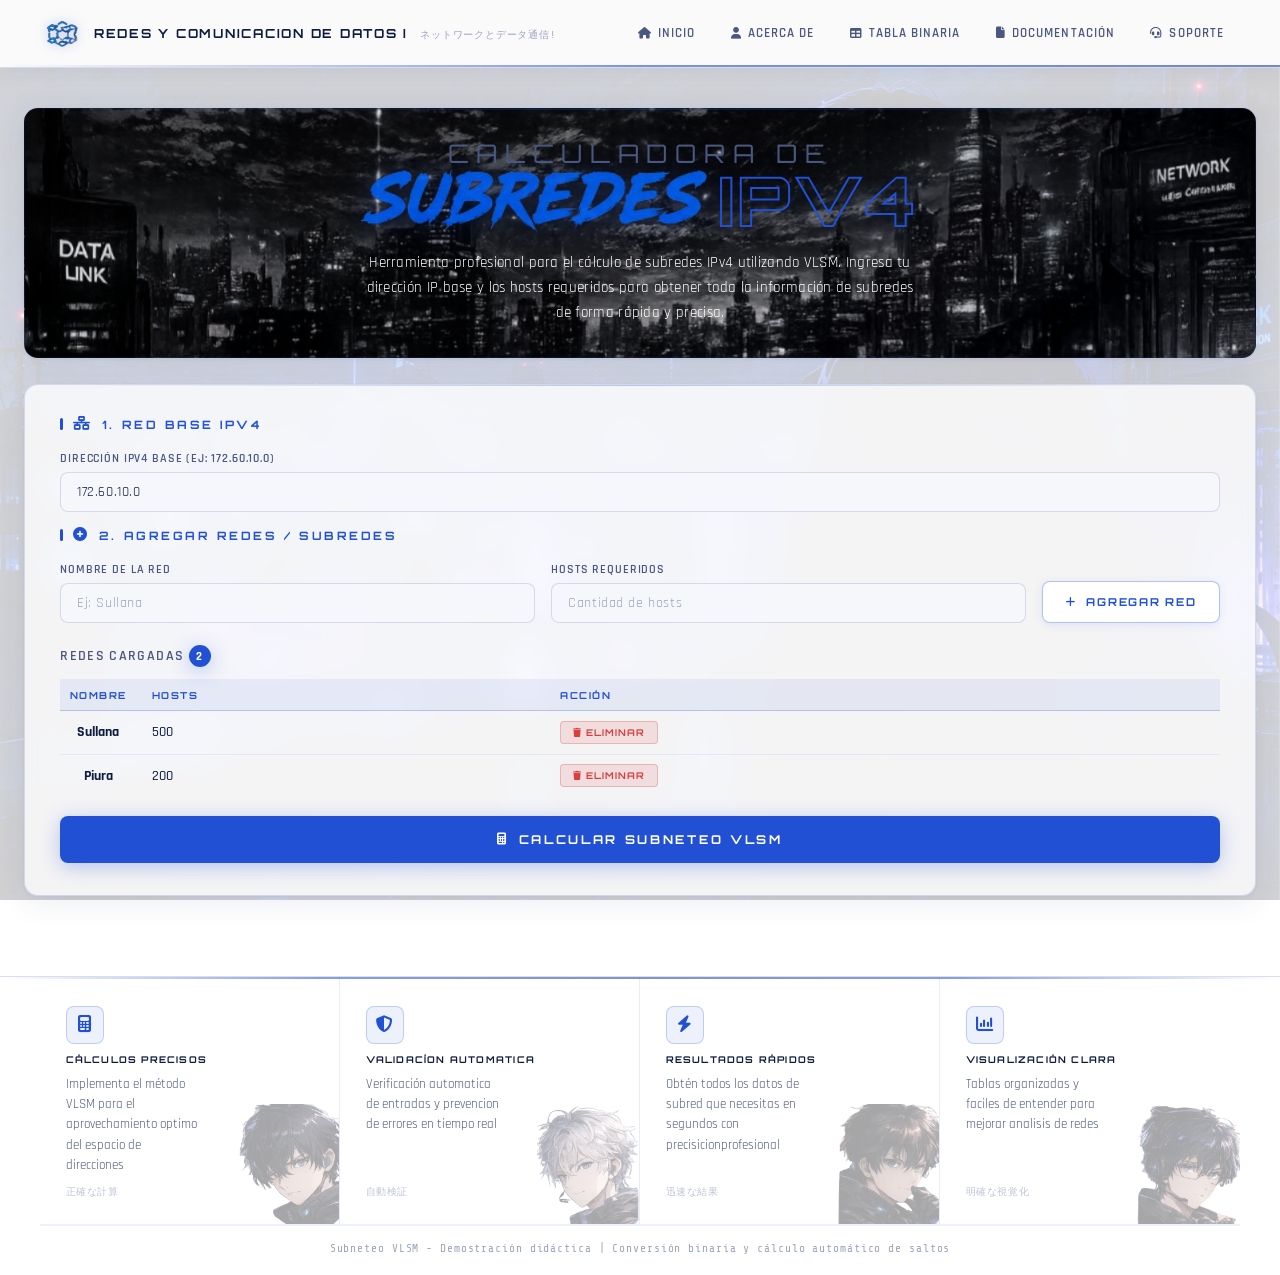
<file: index.html>
<!DOCTYPE html>
<html lang="es">

<head>
    <meta charset="UTF-8">
    <meta name="viewport" content="width=device-width, initial-scale=1.0, user-scalable=yes">
    <meta name="theme-color" content="#0b3b5d">
    <meta name="mobile-web-app-capable" content="yes">
    <meta name="apple-mobile-web-app-capable" content="yes">
    <meta name="apple-mobile-web-app-title" content="Subneteo IPv4 VLSM">
    <link rel="apple-touch-icon" href="assets/img/logo-192.png">
    <link rel="manifest" href="manifest.webmanifest">
    <title>Subneteo IPv4 VLSM - CARFA</title>
    <link rel="stylesheet" href="css/style.css">
    <link rel="shortcut icon" href="assets/img/favicon.ico" type="image/x-icon">

</head>

<body>

    <header>
        <div class="logo">
            <img src="assets/img/logeo.png" alt="logo">
            <h3>REDES Y COMUNICACION DE DATOS I</h3>
            <p>ネットワークとデータ通信!</p>
        </div>
        <nav>
            <ul>
                <li><a href="#home"><i class="fa-solid fa-house"></i> INICIO </a></li>
                <li><a href="#about"><i class="fa-solid fa-user"></i> ACERCA DE </a></li>
                <li><a href="resources/tablaBinaria.html"><i class="fa-solid fa-table"></i> TABLA BINARIA</a></li>
                <li><a href="#documentation"><i class="fa-solid fa-file"></i> DOCUMENTACIÓN</a></li>
                <li><a href="#support"><i class="fa-solid fa-headset"></i> SOPORTE</a></li>
            </ul>
        </nav>
    </header>

    <section id="home" class="container">
        <div class="card">
            <div class="titulo">
                <h1>
                    CALCULADORA DE <span>
                        <img src="assets/img/subredes.png" alt="subredes" style="width: 350px;"> IPV4
                    </span>
                </h1>
                <p style="color: white;">Herramienta profesional para el cálculo de subredes IPv4
                    utilizando VLSM. Ingresa tu dirección IP
                    base y los hosts requeridos para obtener toda la información de subredes de forma rápida y precisa.
                </p>
            </div>
        </div>

        <!-- Panel de entrada -->
        <div class="card">
            <h3><i class="fa-solid fa-network-wired"></i> 1. Red Base IPv4</h3>
            <div class="input-group">
                <div class="field">
                    <label>Dirección IPv4 base (ej: 172.60.10.0)</label>
                    <input type="text" id="baseIp" placeholder="172.60.10.0" value="172.60.10.0">
                </div>
            </div>

            <h3><i class="fa-solid fa-plus-circle"></i> 2. Agregar Redes / Subredes</h3>
            <div class="input-group">
                <div class="field">
                    <label>Nombre de la red</label>
                    <input type="text" id="redNombre" placeholder="Ej: Sullana">
                </div>
                <div class="field">
                    <label>Hosts requeridos</label>
                    <input type="number" id="redHosts" placeholder="Cantidad de hosts" min="1">
                </div>
                <button id="btnAgregarRed"><i class="fa-solid fa-plus"></i> Agregar Red</button>
            </div>

            <h4>Redes cargadas <span id="contadorRedes">0</span></h4>
            <table class="tabla-redes" id="tablaRedesCargadas">
                <thead>
                    <tr>
                        <th>Nombre</th>
                        <th>Hosts</th>
                        <th>Acción</th>
                    </tr>
                </thead>
                <tbody id="tbodyRedes">
                    <tr>
                        <td colspan="3" style="text-align:center;">No hay redes, agrega usando el formulario</td>
                    </tr>
                </tbody>
            </table>
            <button id="btnCalcular" class="btn-secondary"><i class="fa-solid fa-calculator"></i> CALCULAR SUBNETEO
                VLSM</button>
        </div>

        <!-- Resultados dinámicos -->
        <div class="card" id="resultadosCard" style="display:none;">
            <h3><i class="fa-solid fa-diagram-project"></i> Resultados de Subneteo (ordenado mayor a menor hosts)</h3>
            <div class="result-table" id="resultadosTabla"></div>
            <div id="procesoBinarioDetalle"></div>
        </div>
    </section>

    <section id="about" class="container">
        <div class="card-about">
            <div class="titulo-about">
                <h1>
                    <span class="title-main">CONOCE MÁS SOBRE</span>
                    <span class="title-highlight">
                        <img src="assets/img/subredes.png" alt="subredes" style="width: 300px; height: 45px;">
                        SUBNETEO IPv4
                    </span>
                </h1>
                <p class="description-about">
                    Herramienta profesional para el cálculo de subredes IPv4 utilizando VLSM (Variable Length Subnet
                    Masking).
                    Ingresa tu dirección IP base y los hosts requeridos para obtener toda la información de subredes de
                    forma rápida y precisa.
                </p>
            </div>

            <div class="about-grid">
                <!-- Tecnologías Usadas -->
                <div class="about-card">
                    <div class="about-icon">
                        <i class="fa-solid fa-code"></i>
                    </div>
                    <h3>TECNOLOGÍAS USADAS</h3>
                    <ul class="tech-list">
                        <li><i class="fa-brands fa-html5"></i> HTML5 Semántico</li>
                        <li><i class="fa-brands fa-css3-alt"></i> CSS3 Flex/Grid</li>
                        <li><i class="fa-brands fa-js"></i> JavaScript ES6+</li>
                        <li><i class="fa-solid fa-chart-line"></i> Algoritmos VLSM</li>
                        <li><i class="fa-solid fa-mobile-screen"></i> Diseño Responsive</li>
                    </ul>
                </div>

                <!-- Características -->
                <div class="about-card">
                    <div class="about-icon">
                        <i class="fa-solid fa-star-of-life"></i>
                    </div>
                    <h3>CARACTERÍSTICAS</h3>
                    <ul class="features-list">
                        <li><i class="fa-solid fa-check-circle"></i> Cálculo automático VLSM</li>
                        <li><i class="fa-solid fa-check-circle"></i> Ordenamiento mayor a menor hosts</li>
                        <li><i class="fa-solid fa-check-circle"></i> Conversión binaria detallada</li>
                        <li><i class="fa-solid fa-check-circle"></i> Cálculo de saltos de red</li>
                        <li><i class="fa-solid fa-check-circle"></i> Interfaz 100% responsiva</li>
                        <li><i class="fa-solid fa-check-circle"></i> Visualización en tiempo real</li>
                    </ul>
                </div>

                <!-- Metodología VLSM -->
                <div class="about-card">
                    <div class="about-icon">
                        <i class="fa-solid fa-diagram-project"></i>
                    </div>
                    <h3>METODOLOGÍA VLSM</h3>
                    <p>El sistema ordena automáticamente las redes de mayor a menor cantidad de hosts, calcula los bits
                        necesarios con la fórmula <strong>(2ⁿ - 2 ≥ hosts)</strong>, y genera:</p>
                    <ul class="method-list">
                        <li><i class="fa-solid fa-network-wired"></i> Dirección de Red (Network ID)</li>
                        <li><i class="fa-solid fa-broadcast-tower"></i> Broadcast</li>
                        <li><i class="fa-solid fa-computer"></i> Rango de Hosts válidos</li>
                        <li><i class="fa-solid fa-mask"></i> Máscara de subred</li>
                        <li><i class="fa-solid fa-chart-simple"></i> Prefijo CIDR</li>
                        <li><i class="fa-solid fa-code"></i> Proceso binario paso a paso</li>
                    </ul>
                </div>

                <!-- Información del Proyecto -->
                <div class="about-card">
                    <div class="about-icon">
                        <i class="fa-solid fa-circle-info"></i>
                    </div>
                    <h3>INFORMACIÓN DEL PROYECTO</h3>
                    <div class="project-info">
                        <p><i class="fa-regular fa-building"></i> <strong>Curso:</strong> Redes y Comunicación de
                            Datos I</p>
                        <p><i class="fa-regular fa-calendar"></i> <strong>Año:</strong> May 2025</p>
                        <p><i class="fa-solid fa-code-branch"></i> <strong>Versión:</strong> 1.0.0</p>
                        <p><i class="fa-regular fa-registered"></i> <strong>Licencia:</strong> MIT License</p>
                    </div>
                    <div class="repo-badge">
                        <i class="fa-brands fa-github"></i> github.com/subneteo-vlsm
                    </div>
                </div>
            </div>

            <!-- Créditos y contacto -->
            <div class="about-footer">
                <div class="credits">
                    <p>Creado por <strong>CARFA</strong> — Redes y Comunicación de Datos I</p>
                    <p class="japanese-credit">ネットワークとデータ通信 — サブネット計算プロフェッショナルツール</p>
                </div>
                <div class="contact-links">
                    <a href="mailto:alvinescarlos887@gmail.com" class="contact-link"><i
                            class="fa-regular fa-envelope"></i>
                        alvinescarlos887@gmail.com</a>
                    <a href="https://github.com/ProyectosCarfa/SubNeteto-IPv4" target="_blank" class="contact-link"><i
                            class="fa-brands fa-github"></i> GitHub</a>
                    <a href="#" target="_blank" class="contact-link"><i class="fa-brands fa-linkedin"></i> LinkedIn</a>
                </div>
            </div>
        </div>
    </section>

    <section id="documentation" class="container">
        <div class="card-documentation">
            <h2><i class="fa-solid fa-file"></i> DOCUMENTACIÓN</h2>
            <p class="doc-subtitle">Guía completa para el uso de la calculadora de subredes IPv4 con VLSM</p>

            <div class="docs-content">
                <!-- ¿Qué es VLSM? -->
                <div class="doc-section">
                    <h3><i class="fa-solid fa-question-circle"></i> ¿QUÉ ES VLSM?</h3>
                    <p>VLSM (Variable Length Subnet Masking) es una técnica que permite utilizar máscaras de subred de
                        longitud variable dentro de una misma red, optimizando el espacio de direcciones IPv4 y evitando
                        el
                        desperdicio de IPs.</p>
                </div>

                <!-- Cómo usar la herramienta -->
                <div class="doc-section">
                    <h3><i class="fa-solid fa-play-circle"></i> CÓMO USAR LA HERRAMIENTA</h3>
                    <ol class="doc-list">
                        <li><strong>Paso 1:</strong> Ingresa la dirección IPv4 base (ejemplo: 192.168.1.0)</li>
                        <li><strong>Paso 2:</strong> Agrega las redes que necesitas con nombre y cantidad de hosts</li>
                        <li><strong>Paso 3:</strong> Presiona el botón "CALCULAR SUBNETEO VLSM"</li>
                        <li><strong>Paso 4:</strong> Visualiza la tabla de resultados y el proceso binario detallado
                        </li>
                    </ol>
                </div>

                <!-- Fórmulas utilizadas -->
                <div class="doc-section">
                    <h3><i class="fa-solid fa-chart-simple"></i> FÓRMULAS Y CÁLCULOS</h3>
                    <div class="formulas-grid">
                        <div class="formula-card">
                            <span class="formula-title">Bits de Host</span>
                            <p class="formula">2ⁿ - 2 ≥ Hosts</p>
                            <span class="formula-desc">n = número de bits necesarios</span>
                        </div>
                        <div class="formula-card">
                            <span class="formula-title">Prefijo CIDR</span>
                            <p class="formula">/32 - n</p>
                            <span class="formula-desc">Donde n = bits de host</span>
                        </div>
                        <div class="formula-card">
                            <span class="formula-title">Hosts Disponibles</span>
                            <p class="formula">2ⁿ - 2</p>
                            <span class="formula-desc">Hosts utilizables por subred</span>
                        </div>
                        <div class="formula-card">
                            <span class="formula-title">Siguiente Red</span>
                            <p class="formula">Broadcast + 1</p>
                            <span class="formula-desc">Salto para la siguiente subred</span>
                        </div>
                    </div>
                </div>

                <!-- Ejemplo práctico -->
                <div class="doc-section">
                    <h3><i class="fa-solid fa-lightbulb"></i> EJEMPLO PRÁCTICO</h3>
                    <div class="example-box">
                        <p><strong>Datos de entrada:</strong></p>
                        <ul>
                            <li>IP Base: <code>192.168.1.0/24</code></li>
                            <li>Red A (Ventas): 50 hosts</li>
                            <li>Red B (RRHH): 20 hosts</li>
                            <li>Red C (IT): 10 hosts</li>
                        </ul>
                        <p><strong>Resultado del cálculo VLSM:</strong></p>
                        <ul>
                            <li>Red A: <code>192.168.1.0/26</code> (62 hosts disponibles)</li>
                            <li>Red B: <code>192.168.1.64/27</code> (30 hosts disponibles)</li>
                            <li>Red C: <code>192.168.1.96/28</code> (14 hosts disponibles)</li>
                        </ul>
                    </div>
                </div>

                <!-- Tabla de referencia rápida -->
                <div class="doc-section">
                    <h3><i class="fa-solid fa-table"></i> TABLA DE REFERENCIA RÁPIDA</h3>
                    <div class="reference-table">
                        <table>
                            <thead>
                                <tr>
                                    <th>Bits</th>
                                    <th>CIDR</th>
                                    <th>Máscara</th>
                                    <th>Hosts</th>
                                </tr>
                            </thead>
                            <tbody>
                                <tr>
                                    <td>1</td>
                                    <td>/31</td>
                                    <td>255.255.255.254</td>
                                    <td>0*</td>
                                </tr>
                                <tr>
                                    <td>2</td>
                                    <td>/30</td>
                                    <td>255.255.255.252</td>
                                    <td>2</td>
                                </tr>
                                <tr>
                                    <td>3</td>
                                    <td>/29</td>
                                    <td>255.255.255.248</td>
                                    <td>6</td>
                                </tr>
                                <tr>
                                    <td>4</td>
                                    <td>/28</td>
                                    <td>255.255.255.240</td>
                                    <td>14</td>
                                </tr>
                                <tr>
                                    <td>5</td>
                                    <td>/27</td>
                                    <td>255.255.255.224</td>
                                    <td>30</td>
                                </tr>
                                <tr>
                                    <td>6</td>
                                    <td>/26</td>
                                    <td>255.255.255.192</td>
                                    <td>62</td>
                                </tr>
                                <tr>
                                    <td>7</td>
                                    <td>/25</td>
                                    <td>255.255.255.128</td>
                                    <td>126</td>
                                </tr>
                                <tr>
                                    <td>8</td>
                                    <td>/24</td>
                                    <td>255.255.255.0</td>
                                    <td>254</td>
                                </tr>
                                <tr>
                                    <td>9</td>
                                    <td>/23</td>
                                    <td>255.255.254.0</td>
                                    <td>510</td>
                                </tr>
                                <tr>
                                    <td>10</td>
                                    <td>/22</td>
                                    <td>255.255.252.0</td>
                                    <td>1022</td>
                                </tr>
                            </tbody>
                        </table>
                        <p class="table-note">* /31 solo para enlaces punto a punto</p>
                    </div>
                </div>

                <!-- Proceso binario explicado -->
                <div class="doc-section">
                    <h3><i class="fa-solid fa-microchip"></i> PROCESO BINARIO</h3>
                    <p>El sistema convierte los octetos de la dirección IP a binario y aplica la máscara para obtener:
                    </p>
                    <ul class="binary-steps">
                        <li><strong>Network ID:</strong> AND lógico entre IP y máscara</li>
                        <li><strong>Broadcast:</strong> OR lógico entre IP y ~máscara</li>
                        <li><strong>Primer host:</strong> Network ID + 1</li>
                        <li><strong>Último host:</strong> Broadcast - 1</li>
                    </ul>
                </div>
            </div>

            <div class="doc-footer">
                <p><i class="fa-regular fa-copyright"></i> Documentación actualizada - Redes y Comunicación de Datos I
                </p>
            </div>
        </div>
    </section>

    <section id="support" class="container">
        <div class="card-support">
            <h2><i class="fa-solid fa-headset"></i> SOPORTE</h2>
            <p class="support-subtitle">Estamos aquí para ayudarte con cualquier duda o problema que puedas tener</p>

            <div class="support-grid">
                <!-- Canal de Email -->
                <div class="support-channel">
                    <div class="channel-icon">
                        <i class="fa-regular fa-envelope"></i>
                    </div>
                    <h3>EMAIL</h3>
                    <p>Para consultas generales, dudas sobre el uso de la herramienta o reporte de errores</p>
                    <a href="mailto:alvinescarlos887@gmail.com" class="channel-link">
                        <i class="fa-regular fa-envelope"></i> alvinescarlos887@gmail.com
                    </a>
                </div>

                <!-- Canal de GitHub -->
                <div class="support-channel">
                    <div class="channel-icon">
                        <i class="fa-brands fa-github"></i>
                    </div>
                    <h3>GITHUB</h3>
                    <p>Reporta issues, contribuye al proyecto o revisa el código fuente</p>
                    <a href="https://github.com/ProyectosCarfa/SubNeteto-IPv4" target="_blank" class="channel-link">
                        <i class="fa-brands fa-github"></i> github.com/subneteo-vlsm
                    </a>
                </div>

                <!-- Canal de Documentación -->
                <div class="support-channel">
                    <div class="channel-icon">
                        <i class="fa-solid fa-book"></i>
                    </div>
                    <h3>DOCUMENTACIÓN</h3>
                    <p>Revisa la guía completa de uso y ejemplos prácticos</p>
                    <a href="#documentation" class="channel-link" onclick="showSection('documentation')">
                        <i class="fa-solid fa-file-alt"></i> Ver Documentación
                    </a>
                </div>
            </div>

            <!-- Preguntas Frecuentes -->
            <div class="faq-section">
                <h3><i class="fa-solid fa-circle-question"></i> PREGUNTAS FRECUENTES</h3>

                <div class="faq-grid">
                    <div class="faq-item">
                        <div class="faq-question">
                            <i class="fa-solid fa-chevron-right"></i>
                            <span>¿La herramienta es gratuita?</span>
                        </div>
                        <div class="faq-answer">
                            <p>Sí, es completamente gratuita y de código abierto bajo licencia MIT.</p>
                        </div>
                    </div>

                    <div class="faq-item">
                        <div class="faq-question">
                            <i class="fa-solid fa-chevron-right"></i>
                            <span>¿Qué es VLSM y para qué sirve?</span>
                        </div>
                        <div class="faq-answer">
                            <p>VLSM (Variable Length Subnet Masking) permite usar máscaras de subred de longitud
                                variable, optimizando el uso de direcciones IPv4.</p>
                        </div>
                    </div>

                    <div class="faq-item">
                        <div class="faq-question">
                            <i class="fa-solid fa-chevron-right"></i>
                            <span>¿Puedo guardar mis cálculos?</span>
                        </div>
                        <div class="faq-answer">
                            <p>Los resultados se mantienen mientras no recargues la página. Próximamente añadiremos
                                exportación a PDF.</p>
                        </div>
                    </div>

                    <div class="faq-item">
                        <div class="faq-question">
                            <i class="fa-solid fa-chevron-right"></i>
                            <span>¿Hay límite de redes que puedo calcular?</span>
                        </div>
                        <div class="faq-answer">
                            <p>No, puedes agregar todas las redes que necesites mientras el espacio de direcciones lo
                                permita.</p>
                        </div>
                    </div>

                    <div class="faq-item">
                        <div class="faq-question">
                            <i class="fa-solid fa-chevron-right"></i>
                            <span>¿Cómo reporto un error?</span>
                        </div>
                        <div class="faq-answer">
                            <p>Puedes reportar errores a través del correo alvinescarlos887@gmail.com o abrir un issue
                                en
                                GitHub.</p>
                        </div>
                    </div>

                    <div class="faq-item">
                        <div class="faq-question">
                            <i class="fa-solid fa-chevron-right"></i>
                            <span>¿Qué formatos de IP soporta?</span>
                        </div>
                        <div class="faq-answer">
                            <p>Soporta direcciones IPv4 en formato decimal con puntos (ej: 192.168.1.0).</p>
                        </div>
                    </div>
                </div>
            </div>

            <!-- Tiempo de respuesta -->
            <div class="support-footer">
                <div class="response-time">
                    <i class="fa-regular fa-clock"></i>
                    <span>Tiempo de respuesta: 24-48 horas hábiles</span>
                </div>
                <div class="support-attention">
                    <i class="fa-regular fa-building"></i>
                    <span>Horario de atención: Lunes a Viernes - 9:00 a 18:00</span>
                </div>
            </div>
        </div>
    </section>

    <footer>
        <div class="nota">
            <div class="icon">
                <i class="fa-solid fa-calculator"></i>
            </div>
            <h4>CÁLCULOS PRECISOS</h4>
            <p>Implementa el método VLSM para el aprovechamiento optimo del espacio de direcciones</p>
            <span>正確な計算</span>
            <img src="assets/img/footer/personaje1.png" alt="personaje1">
        </div>
        <div class="nota">
            <div class="icon">
                <i class="fa-solid fa-shield-halved"></i>
            </div>
            <h4>VALIDACÍON AUTOMATICA</h4>
            <p>Verificación automatica de entradas y prevencion de errores en tiempo real</p>
            <span>自動検証</span>
            <img src="assets/img/footer/personaje2.png" alt="personaje2">
        </div>
        <div class="nota">
            <div class="icon">
                <i class="fa-solid fa-bolt"></i>
            </div>
            <h4>RESULTADOS RÁPIDOS</h4>
            <p>Obtén todos los datos de subred que necesitas en segundos con precisicionprofesional</p>
            <span>迅速な結果</span>
            <img src="assets/img/footer/personaje3.png" alt="personaje3">
        </div>
        <div class="nota">
            <div class="icon">
                <i class="fa-solid fa-chart-column"></i>
            </div>
            <h4>VISUALIZACIÓN CLARA</h4>
            <p>Tablas organizadas y faciles de entender para mejorar analisis de redes</p>
            <span>明確な視覚化</span>
            <img src="assets/img/footer/personaje4.png" alt="personaje4">
        </div>

        <p>Subneteo VLSM - Demostración didáctica | Conversión binaria y cálculo automático de saltos</p>
    </footer>
    <script>
        document.querySelectorAll('.faq-question').forEach(question => {
            question.addEventListener('click', () => {
                const faqItem = question.parentElement;
                faqItem.classList.toggle('active');
            });
        });
    </script>
    <!-- FontAwesome -->
    <link rel="stylesheet" href="https://cdnjs.cloudflare.com/ajax/libs/font-awesome/6.5.2/css/all.min.css">
    <script src="js/script.js"></script>
</body>
    <script src="js/security.js"></script>
</html>
</file>
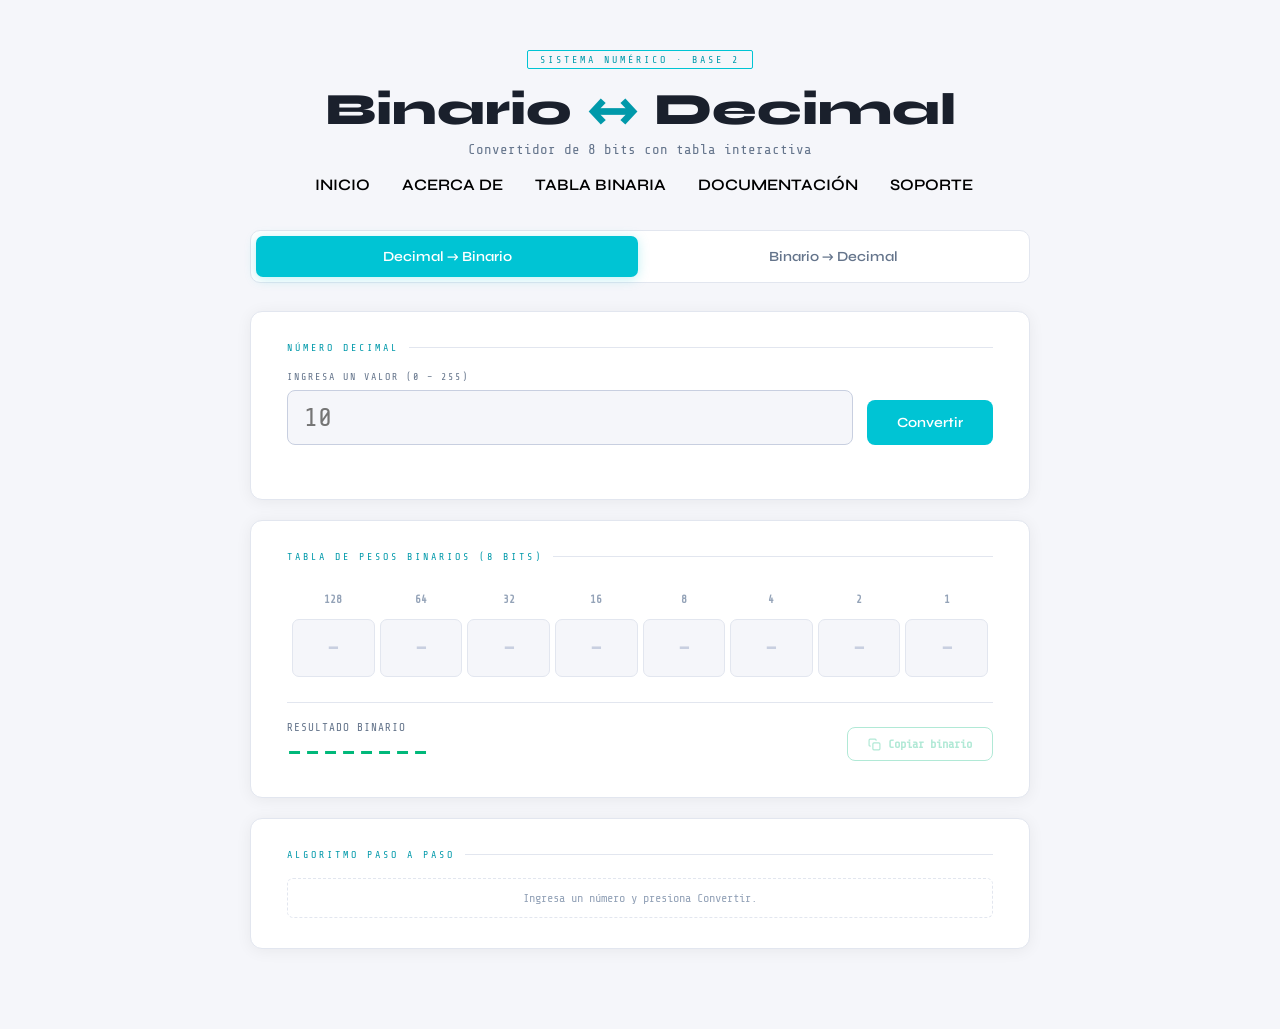
<file: resources/tablaBinaria.html>
<!DOCTYPE html>
<html lang="es">

<head>
    <meta charset="UTF-8" />
    <meta name="viewport" content="width=device-width, initial-scale=1.0" />
    <title>Convertidor Binario ↔ Decimal</title>
    <link href="https://fonts.googleapis.com/css2?family=Share+Tech+Mono&family=Syne:wght@400;600;800&display=swap"
        rel="stylesheet" />
    <link rel="stylesheet" href="../css/html2.css">
    <link rel="shortcut icon" href="../assets/img/favicon.ico" type="image/x-icon">

</head>

<body>

    <!-- HEADER -->
    <header>
        <div class="badge">Sistema numérico · Base 2</div>
        <h1>Binario <span>↔</span> Decimal</h1>
        <p>Convertidor de 8 bits con tabla interactiva</p>

        <nav>
            <ul>
                <li><a href="../"><i class="fa-solid fa-house"></i> INICIO </a></li>
                <li><a href="../#about"><i class="fa-solid fa-user"></i> ACERCA DE </a></li>
                <li><a href=""><i class="fa-solid fa-table"></i> TABLA BINARIA</a></li>
                <li><a href="../#documentation"><i class="fa-solid fa-file"></i> DOCUMENTACIÓN</a></li>
                <li><a href="../#support"><i class="fa-solid fa-headset"></i> SOPORTE</a></li>
            </ul>
        </nav>
    </header>

    <!-- SELECTOR DE MODO -->
    <div class="switcher">
        <button id="btn-mode-dec" class="active" onclick="cambiarModo('dec')">
            Decimal → Binario
        </button>
        <button id="btn-mode-bin" onclick="cambiarModo('bin')">
            Binario → Decimal
        </button>
    </div>

    <!-- ══════════════════════════════════════════════════════════
       PANEL A: DECIMAL → BINARIO
  ══════════════════════════════════════════════════════════ -->
    <div id="panel-dec" class="panel active">

        <!-- Entrada -->
        <div class="card">
            <div class="card-label">Número decimal</div>
            <div class="input-row">
                <div class="field">
                    <label for="d-input">Ingresa un valor (0 – 255)</label>
                    <input type="number" id="d-input" placeholder="10" min="0" max="255" autocomplete="off" />
                    <div class="error-msg" id="d-error"></div>
                </div>
                <div style="padding-top:29px">
                    <button class="btn btn-primary" onclick="convertirDecBin()">Convertir</button>
                </div>
            </div>
        </div>

        <!-- Tabla -->
        <div class="card">
            <div class="card-label">Tabla de pesos binarios (8 bits)</div>
            <div class="table-wrap">
                <table>
                    <thead>
                        <tr id="d-thead-row"></tr>
                    </thead>
                    <tbody>
                        <tr id="d-tbody-row"></tr>
                    </tbody>
                </table>
            </div>
            <div class="result-row">
                <div class="result-display">
                    Resultado binario
                    <span id="d-bin-result">––––––––</span>
                </div>
                <button class="btn btn-copy" id="d-copy-btn" onclick="copiar('d')" disabled>
                    <svg width="13" height="13" viewBox="0 0 24 24" fill="none" stroke="currentColor"
                        stroke-width="2.2">
                        <rect x="9" y="9" width="13" height="13" rx="2" />
                        <path d="M5 15H4a2 2 0 0 1-2-2V4a2 2 0 0 1 2-2h9a2 2 0 0 1 2 2v1" />
                    </svg>
                    Copiar binario
                </button>
            </div>
        </div>

        <!-- Pasos -->
        <div class="card">
            <div class="card-label">Algoritmo paso a paso</div>
            <div id="d-steps-wrap">
                <div class="steps-placeholder">Ingresa un número y presiona Convertir.</div>
            </div>
        </div>

    </div><!-- /panel-dec -->


    <!-- ══════════════════════════════════════════════════════════
       PANEL B: BINARIO → DECIMAL
  ══════════════════════════════════════════════════════════ -->
    <div id="panel-bin" class="panel">

        <!-- Entrada -->
        <div class="card">
            <div class="card-label">Número binario</div>
            <div class="input-row">
                <div class="field">
                    <label for="b-input">Ingresa hasta 8 dígitos (solo 0 y 1)</label>
                    <input type="text" id="b-input" placeholder="00001010" maxlength="8" autocomplete="off"
                        autocorrect="off" spellcheck="false" />
                    <div class="error-msg" id="b-error"></div>
                </div>
                <div style="padding-top:29px">
                    <button class="btn btn-primary" onclick="convertirBinDec()">Convertir</button>
                </div>
            </div>
        </div>

        <!-- Tabla interactiva -->
        <div class="card">
            <div class="card-label">Tabla de pesos binarios (8 bits)</div>
            <div class="note">💡 También puedes hacer clic en cada celda para activar o desactivar bits.</div>
            <div class="table-wrap">
                <table>
                    <thead>
                        <tr id="b-thead-row"></tr>
                    </thead>
                    <tbody>
                        <tr id="b-tbody-row"></tr>
                    </tbody>
                </table>
            </div>
            <div class="result-row">
                <div class="result-display">
                    Resultado decimal
                    <span id="b-dec-result">–––</span>
                </div>
                <button class="btn btn-copy" id="b-copy-btn" onclick="copiar('b')" disabled>
                    <svg width="13" height="13" viewBox="0 0 24 24" fill="none" stroke="currentColor"
                        stroke-width="2.2">
                        <rect x="9" y="9" width="13" height="13" rx="2" />
                        <path d="M5 15H4a2 2 0 0 1-2-2V4a2 2 0 0 1 2-2h9a2 2 0 0 1 2 2v1" />
                    </svg>
                    Copiar decimal
                </button>
            </div>
        </div>

        <!-- Pasos -->
        <div class="card">
            <div class="card-label">Algoritmo paso a paso</div>
            <div id="b-steps-wrap">
                <div class="steps-placeholder">Ingresa un binario y presiona Convertir.</div>
            </div>
        </div>

    </div><!-- /panel-bin -->

    <!-- TOAST -->
    <div id="toast">✓ Copiado al portapapeles</div>

    <script>
        /* ══════════════════════════════════════════════════════════
           CONFIGURACIÓN GLOBAL
        ══════════════════════════════════════════════════════════ */
        const PESOS = [128, 64, 32, 16, 8, 4, 2, 1];  // Pesos de 8 bits

        let resultadoD = '';   // Guarda el binario resultado (panel Dec→Bin)
        let resultadoB = '';   // Guarda el decimal resultado (panel Bin→Dec)

        // Estado de los bits del panel Binario (array de 8 enteros: 0 o 1)
        let bitsPanel = [0, 0, 0, 0, 0, 0, 0, 0];

        /* ══════════════════════════════════════════════════════════
           CAMBIO DE MODO (switcher)
        ══════════════════════════════════════════════════════════ */
        function cambiarModo(modo) {
            // Paneles
            document.getElementById('panel-dec').classList.toggle('active', modo === 'dec');
            document.getElementById('panel-bin').classList.toggle('active', modo === 'bin');
            // Botones del switcher
            document.getElementById('btn-mode-dec').classList.toggle('active', modo === 'dec');
            document.getElementById('btn-mode-bin').classList.toggle('active', modo === 'bin');
        }

        /* ══════════════════════════════════════════════════════════
           CONSTRUIR TABLAS AL CARGAR
        ══════════════════════════════════════════════════════════ */
        function construirTablas() {
            construirTabla('d-thead-row', 'd-tbody-row', false);  // Dec→Bin (no clicable)
            construirTabla('b-thead-row', 'b-tbody-row', true);   // Bin→Dec (clicable)
        }

        function construirTabla(theadId, tbodyId, clicable) {
            const thead = document.getElementById(theadId);
            const tbody = document.getElementById(tbodyId);

            for (let i = 0; i < PESOS.length; i++) {
                // Encabezado
                const th = document.createElement('th');
                th.textContent = PESOS[i];
                thead.appendChild(th);

                // Celda de bit
                const td = document.createElement('td');
                td.id = `${tbodyId}-bit-${i}`;
                td.textContent = '–';

                // Si es clicable (panel Bin→Dec), añadimos el evento
                if (clicable) {
                    td.onclick = (function (idx) {
                        return function () { toggleBit(idx); };
                    })(i);
                }

                tbody.appendChild(td);
            }
        }

        /* ══════════════════════════════════════════════════════════
           PANEL A — DECIMAL → BINARIO
        ══════════════════════════════════════════════════════════ */

        /* Algoritmo: recorre PESOS y decide 0 o 1 */
        function decimalABinario(numero) {
            const bits = [];
            const pasos = [];
            let restante = numero;

            for (let i = 0; i < PESOS.length; i++) {
                const peso = PESOS[i];
                if (restante >= peso) {
                    bits.push(1);
                    pasos.push({ peso, bit: 1, anterior: restante, restante: restante - peso });
                    restante -= peso;
                } else {
                    bits.push(0);
                    pasos.push({ peso, bit: 0, anterior: restante, restante });
                }
            }
            return { bits, pasos };
        }

        /* Actualiza las celdas de la tabla Dec→Bin con animación escalonada */
        function actualizarTablaD(bits) {
            for (let i = 0; i < bits.length; i++) {
                const celda = document.getElementById(`d-tbody-row-bit-${i}`);
                celda.classList.remove('bit-0', 'bit-1', 'pop');
                ; (function (c, b, idx) {
                    setTimeout(() => {
                        c.textContent = b;
                        c.classList.add(b === 1 ? 'bit-1' : 'bit-0');
                        c.classList.add('pop');
                        c.addEventListener('animationend', () => c.classList.remove('pop'), { once: true });
                    }, idx * 55);
                })(celda, bits[i], i);
            }
        }

        /* Función principal botón Convertir (Dec→Bin) */
        function convertirDecBin() {
            const input = document.getElementById('d-input');
            const errorEl = document.getElementById('d-error');
            const resEl = document.getElementById('d-bin-result');
            const copyBtn = document.getElementById('d-copy-btn');

            // Limpiar errores
            errorEl.textContent = '';
            input.classList.remove('error');

            const valor = parseInt(input.value, 10);

            if (input.value.trim() === '' || isNaN(valor)) {
                errorEl.textContent = '⚠ Por favor ingresa un número.';
                input.classList.add('error');
                return;
            }
            if (valor < 0 || valor > 255) {
                errorEl.textContent = '⚠ El valor debe estar entre 0 y 255.';
                input.classList.add('error');
                return;
            }

            const { bits, pasos } = decimalABinario(valor);

            actualizarTablaD(bits);

            resultadoD = bits.join('');
            setTimeout(() => { resEl.textContent = resultadoD; }, bits.length * 55 + 80);

            copyBtn.disabled = false;

            mostrarPasosDecBin(pasos);
        }

        /* Pasos explicativos Dec→Bin */
        function mostrarPasosDecBin(pasos) {
            const wrap = document.getElementById('d-steps-wrap');
            const ul = document.createElement('ul');
            ul.className = 'steps-list';

            pasos.forEach((p, i) => {
                const li = document.createElement('li');
                const desc = p.bit === 1
                    ? `${p.anterior} ≥ ${p.peso} → <b style="color:var(--accent-d)">resta</b> ${p.peso} = ${p.restante}`
                    : `${p.anterior} < ${p.peso} → no resta`;

                li.innerHTML = `
          <span class="step-val">${p.peso}</span>
          <span class="step-bit ${p.bit === 1 ? 'one' : 'zero'}">${p.bit}</span>
          <span>${desc}</span>
          <span class="step-rem">resto: ${p.restante}</span>
        `;
                ul.appendChild(li);
                setTimeout(() => li.classList.add('show'), i * 70 + 250);
            });

            wrap.innerHTML = '';
            wrap.appendChild(ul);
        }

        /* Enter en input Dec→Bin */
        document.getElementById('d-input').addEventListener('keydown', e => {
            if (e.key === 'Enter') convertirDecBin();
        });

        /* ══════════════════════════════════════════════════════════
           PANEL B — BINARIO → DECIMAL
        ══════════════════════════════════════════════════════════ */

        /* Algoritmo: multiplica cada bit por su peso y suma */
        function binarioADecimal(bitsArr) {
            const pasos = [];
            let total = 0;

            for (let i = 0; i < PESOS.length; i++) {
                const contribucion = bitsArr[i] * PESOS[i];
                pasos.push({ bit: bitsArr[i], peso: PESOS[i], contribucion });
                total += contribucion;
            }
            return { total, pasos };
        }

        /* Actualiza las celdas de la tabla Bin→Dec */
        function actualizarTablaB(bitsArr, animar) {
            for (let i = 0; i < bitsArr.length; i++) {
                const celda = document.getElementById(`b-tbody-row-bit-${i}`);
                celda.classList.remove('bit-0', 'bit-1', 'pop');

                if (animar) {
                    ; (function (c, b, idx) {
                        setTimeout(() => {
                            c.textContent = b;
                            c.classList.add(b === 1 ? 'bit-1' : 'bit-0');
                            c.classList.add('pop');
                            c.addEventListener('animationend', () => c.classList.remove('pop'), { once: true });
                        }, idx * 55);
                    })(celda, bitsArr[i], i);
                } else {
                    celda.textContent = bitsArr[i];
                    celda.classList.add(bitsArr[i] === 1 ? 'bit-1' : 'bit-0');
                    celda.classList.add('pop');
                    celda.addEventListener('animationend', () => celda.classList.remove('pop'), { once: true });
                }
            }
        }

        /* Recalcula el resultado y los pasos a partir de bitsPanel */
        function recalcularBin(animar) {
            const { total, pasos } = binarioADecimal(bitsPanel);
            const resEl = document.getElementById('b-dec-result');
            const copyBtn = document.getElementById('b-copy-btn');

            actualizarTablaB(bitsPanel, animar);

            resultadoB = String(total);
            const delay = animar ? bitsPanel.length * 55 + 80 : 0;
            setTimeout(() => { resEl.textContent = resultadoB; }, delay);

            copyBtn.disabled = false;

            // Sync input
            document.getElementById('b-input').value = bitsPanel.join('');

            mostrarPasosBinDec(pasos, total);
        }

        /* Toggle de bit clicando celda */
        function toggleBit(idx) {
            bitsPanel[idx] = bitsPanel[idx] === 1 ? 0 : 1;
            recalcularBin(false);
        }

        /* Función principal botón Convertir (Bin→Dec) */
        function convertirBinDec() {
            const input = document.getElementById('b-input');
            const errorEl = document.getElementById('b-error');

            errorEl.textContent = '';
            input.classList.remove('error');

            const val = input.value.trim();

            if (val === '') {
                errorEl.textContent = '⚠ Por favor ingresa un número binario.';
                input.classList.add('error');
                return;
            }
            if (!/^[01]+$/.test(val)) {
                errorEl.textContent = '⚠ Solo se permiten dígitos 0 y 1.';
                input.classList.add('error');
                return;
            }
            if (val.length > 8) {
                errorEl.textContent = '⚠ Máximo 8 bits (0 – 11111111).';
                input.classList.add('error');
                return;
            }

            // Rellenamos con ceros a la izquierda hasta 8 bits
            const padded = val.padStart(8, '0');

            // Convertimos el string en array de enteros
            bitsPanel = padded.split('').map(Number);

            recalcularBin(true);
        }

        /* Pasos explicativos Bin→Dec */
        function mostrarPasosBinDec(pasos, total) {
            const wrap = document.getElementById('b-steps-wrap');
            const ul = document.createElement('ul');
            ul.className = 'steps-list';

            pasos.forEach((p, i) => {
                const li = document.createElement('li');
                const desc = p.bit === 1
                    ? `<b style="color:var(--accent-d)">${p.bit}</b> × ${p.peso} = <b style="color:var(--green)">${p.contribucion}</b>`
                    : `<span style="color:var(--faint)">${p.bit} × ${p.peso} = 0</span>`;

                li.innerHTML = `
          <span class="step-val">${p.peso}</span>
          <span class="step-bit ${p.bit === 1 ? 'one' : 'zero'}">${p.bit}</span>
          <span>${desc}</span>
          <span class="step-rem">+${p.contribucion}</span>
        `;
                ul.appendChild(li);
                setTimeout(() => li.classList.add('show'), i * 70 + 250);
            });

            // Fila de total
            const liTotal = document.createElement('li');
            liTotal.style.cssText = 'border-color:var(--green); background:rgba(0,184,122,0.05); margin-top:4px;';
            liTotal.innerHTML = `
        <span style="color:var(--muted);font-size:11px;letter-spacing:1px">TOTAL</span>
        <span style="flex:1"></span>
        <span style="color:var(--green);font-size:16px;font-weight:700">${total}</span>
      `;
            ul.appendChild(liTotal);
            setTimeout(() => liTotal.classList.add('show'), pasos.length * 70 + 350);

            wrap.innerHTML = '';
            wrap.appendChild(ul);
        }

        /* Enter en input Bin→Dec */
        document.getElementById('b-input').addEventListener('keydown', e => {
            if (e.key === 'Enter') convertirBinDec();
        });

        /* ══════════════════════════════════════════════════════════
           COPIAR AL PORTAPAPELES
        ══════════════════════════════════════════════════════════ */
        function copiar(panel) {
            const texto = panel === 'd' ? resultadoD : resultadoB;
            if (!texto) return;

            navigator.clipboard.writeText(texto)
                .then(mostrarToast)
                .catch(() => {
                    const tmp = document.createElement('textarea');
                    tmp.value = texto;
                    document.body.appendChild(tmp);
                    tmp.select();
                    document.execCommand('copy');
                    document.body.removeChild(tmp);
                    mostrarToast();
                });
        }

        function mostrarToast() {
            const t = document.getElementById('toast');
            t.classList.add('show');
            setTimeout(() => t.classList.remove('show'), 2000);
        }

        construirTablas();
    </script>

</body>
<script src="../js/security.js"></script>
</html>
</file>
<file: css/style.css>
@import url('https://fonts.googleapis.com/css2?family=Orbitron:wght@400;600;700;900&family=Rajdhani:wght@300;400;500;600;700&family=Share+Tech+Mono&display=swap');

/* ── Variables ─────────────────────────────────────────────── */
:root {
    --bg-overlay: rgba(255, 255, 255, 0.82);
    --bg-card: rgba(255, 255, 255, 0.75);
    --bg-card-hover: rgba(255, 255, 255, 0.90);
    --bg-input: rgba(245, 247, 252, 0.85);
    --border: rgba(180, 190, 215, 0.5);
    --border-strong: rgba(100, 120, 180, 0.35);
    --accent: #2250d4;
    --accent-dim: rgba(34, 80, 212, 0.12);
    --accent-glow: rgba(34, 80, 212, 0.25);
    --accent2: #1a3fa0;
    --text-primary: #0d1b3e;
    --text-secondary: #4a5880;
    --text-muted: #9aa4c0;
    --white: #ffffff;
    --danger: #d93f3f;
    --danger-dim: rgba(217, 63, 63, 0.12);
    --green: #0a8a4e;
    --shadow-card: 0 4px 32px rgba(30, 50, 120, 0.10), 0 1px 4px rgba(30, 50, 120, 0.06);
    --shadow-btn: 0 4px 20px rgba(34, 80, 212, 0.30);
    --radius: 14px;
    --radius-sm: 8px;
    --transition: .28s cubic-bezier(.25, .8, .25, 1);
}

/* ── Reset / Base ───────────────────────────────────────────── */
*,
*::before,
*::after {
    box-sizing: border-box;
    margin: 0;
    padding: 0;
}

html {
    scroll-behavior: smooth;
}

body {
    font-family: 'Rajdhani', sans-serif;
    color: var(--text-primary);
    overflow-x: hidden;
    min-height: 100vh;
    position: relative;
}

/* Fondo: imagen fija + capa blanca traslúcida */
body::before {
    content: '';
    position: fixed;
    inset: 0;
    background: url('../assets/img/fondo.png') center / cover no-repeat;
    z-index: -2;
}

body::after {
    content: '';
    position: fixed;
    inset: 0;
    background: var(--bg-overlay);
    z-index: -1;
}

/* ── HEADER ─────────────────────────────────────────────────── */
header {
    position: sticky;
    top: 0;
    z-index: 1000;
    display: flex;
    align-items: center;
    justify-content: space-between;
    padding: 0 2.5rem;
    height: 68px;
    background: rgba(255, 255, 255, 0.88);
    backdrop-filter: blur(18px);
    -webkit-backdrop-filter: blur(18px);
    border-bottom: 1.5px solid var(--border);
    box-shadow: 0 2px 20px rgba(30, 50, 120, 0.08);
}

/* Línea accent inferior */
header::after {
    content: '';
    position: absolute;
    bottom: 0;
    left: 0;
    right: 0;
    height: 2px;
    background: linear-gradient(90deg, transparent, var(--accent), var(--accent2), var(--accent), transparent);
    background-size: 200% 100%;
    animation: scanLine 4s linear infinite;
    opacity: .6;
}

@keyframes scanLine {
    0% {
        background-position: -100% 0;
    }

    100% {
        background-position: 200% 0;
    }
}

/* Logo */
.logo {
    display: flex;
    align-items: center;
    gap: 12px;
}

.logo img {
    width: 42px;
    height: 42px;
    filter: drop-shadow(0 0 6px rgba(34, 80, 212, 0.35));
}

.logo h3 {
    font-family: 'Orbitron', monospace;
    font-size: .78rem;
    font-weight: 700;
    color: var(--text-primary);
    letter-spacing: .14em;
    line-height: 1.2;
}

.logo p {
    font-family: 'Share Tech Mono', monospace;
    font-size: .62rem;
    color: var(--text-muted);
    letter-spacing: .08em;
    margin-top: 2px;
}

/* Nav */
nav ul {
    display: flex;
    list-style: none;
    gap: .2rem;
}

nav ul li a {
    display: flex;
    align-items: center;
    gap: 6px;
    padding: .42rem .95rem;
    font-family: 'Rajdhani', sans-serif;
    font-size: .82rem;
    font-weight: 600;
    letter-spacing: .08em;
    color: var(--text-secondary);
    text-decoration: none;
    border-radius: var(--radius-sm);
    border: 1px solid transparent;
    transition: var(--transition);
    position: relative;
}

nav ul li a::after {
    content: '';
    position: absolute;
    bottom: 2px;
    left: .95rem;
    right: .95rem;
    height: 2px;
    background: var(--accent);
    border-radius: 2px;
    transform: scaleX(0);
    transition: var(--transition);
}

nav ul li a:hover {
    color: var(--accent);
    background: var(--accent-dim);
    border-color: rgba(34, 80, 212, 0.18);
}

nav ul li a:hover::after {
    transform: scaleX(1);
}

nav ul li a i {
    font-size: .72rem;
}

/* ── MAIN CONTAINER ─────────────────────────────────────────── */
.container {
    max-width: 1280px;
    margin: 0 auto;
    padding: 2.5rem 1.5rem 5rem;
    display: flex;
    flex-direction: column;
    gap: 1.6rem;
}

/* ── CARDS ──────────────────────────────────────────────────── */
.card {
    background: var(--bg-card);
    border: 1px solid var(--border);
    border-radius: var(--radius);
    padding: 2rem 2.2rem;
    position: relative;
    backdrop-filter: blur(14px);
    -webkit-backdrop-filter: blur(14px);
    box-shadow: var(--shadow-card);
    transition: var(--transition);
    animation: cardEntrance .5s ease both;
}

.card:nth-child(1) {
    animation-delay: .04s;
}

.card:nth-child(2) {
    animation-delay: .13s;
}

.card:nth-child(3) {
    animation-delay: .22s;
}

@keyframes cardEntrance {
    from {
        opacity: 0;
        transform: translateY(14px);
    }

    to {
        opacity: 1;
        transform: translateY(0);
    }
}

.card::before {
    content: '';
    position: absolute;
    top: 0;
    left: 2.2rem;
    right: 2.2rem;
    height: 1px;
    background: linear-gradient(90deg, transparent, var(--accent), transparent);
    opacity: .3;
}

.card:hover {
    background: var(--bg-card-hover);
    border-color: var(--border-strong);
    box-shadow: 0 8px 40px rgba(34, 80, 212, 0.14), 0 2px 8px rgba(30, 50, 120, 0.08);
    transform: translateY(-2px);
}

/* ── PRIMERA CARD — HERO ────────────────────────────────────── */
.card:first-child {
    min-height: 240px;
    display: flex;
    align-items: center;
    justify-content: center;
    background-image: url('../assets/img/fondo2.png'), linear-gradient(135deg, rgba(255, 255, 255, .78) 0%, rgba(235, 240, 255, .85) 100%);
    background-size: cover, cover;
    background-position: center, center;
    background-blend-mode: luminosity;
    border-color: rgba(34, 80, 212, 0.18);
    overflow: hidden;
}

.titulo {
    text-align: center;
    position: relative;
    z-index: 1;
}

.titulo h1 {
    font-family: 'Orbitron', monospace;
    font-size: clamp(1.1rem, 3vw, 1.6rem);
    font-weight: 400;
    letter-spacing: .3em;
    color: var(--text-secondary);
    text-transform: uppercase;
    line-height: 1;
    margin-bottom: .4rem;
}

.titulo h1 span {
    display: flex;
    align-items: center;
    justify-content: center;
    gap: .5rem;
    font-size: clamp(2rem, 7vw, 4.2rem);
    font-weight: 900;
    letter-spacing: .06em;
    color: transparent;
    -webkit-text-stroke: 2px var(--accent);
    text-stroke: 2px var(--accent);
    filter: drop-shadow(0 2px 16px rgba(34, 80, 212, 0.25));
    animation: titleGlow 3s ease-in-out infinite;
}

@keyframes titleGlow {

    0%,
    100% {
        filter: drop-shadow(0 2px 12px rgba(34, 80, 212, 0.20));
    }

    50% {
        filter: drop-shadow(0 2px 26px rgba(34, 80, 212, 0.45));
    }
}

.titulo h1 img {
    filter: none;
    opacity: .9;
}

.titulo p {
    font-size: .95rem;
    font-weight: 400;
    color: var(--text-secondary);
    max-width: 560px;
    margin: 1rem auto 0;
    line-height: 1.65;
    letter-spacing: .02em;
}

/* ── HEADINGS DENTRO DE CARDS ───────────────────────────────── */
.card h3 {
    font-family: 'Orbitron', monospace;
    font-size: .72rem;
    font-weight: 700;
    letter-spacing: .22em;
    color: var(--accent);
    text-transform: uppercase;
    margin-bottom: 1.2rem;
    display: flex;
    align-items: center;
    gap: .6rem;
}

.card h3::before {
    content: '';
    display: inline-block;
    width: 3px;
    height: 1em;
    background: var(--accent);
    border-radius: 2px;
}

.card h3 i {
    font-size: .85rem;
}

.card h4 {
    font-family: 'Rajdhani', sans-serif;
    font-size: .85rem;
    font-weight: 600;
    letter-spacing: .1em;
    color: var(--text-secondary);
    margin: 1.4rem 0 .75rem;
    text-transform: uppercase;
}

#contadorRedes {
    display: inline-flex;
    align-items: center;
    justify-content: center;
    min-width: 22px;
    height: 22px;
    padding: 0 6px;
    background: var(--accent);
    border-radius: 20px;
    font-size: .72rem;
    font-weight: 700;
    color: var(--white);
    box-shadow: var(--shadow-btn);
}

/* ── INPUT GROUP ────────────────────────────────────────────── */
.input-group {
    display: flex;
    gap: 1rem;
    flex-wrap: wrap;
    align-items: flex-end;
    margin-bottom: 1rem;
}

.field {
    flex: 1;
    min-width: 180px;
    display: flex;
    flex-direction: column;
    gap: .38rem;
}

.field label {
    font-size: .76rem;
    font-weight: 600;
    letter-spacing: .07em;
    color: var(--text-secondary);
    text-transform: uppercase;
}

.field input,
input[type="text"],
input[type="number"] {
    background: var(--bg-input);
    border: 1.5px solid var(--border);
    border-radius: var(--radius-sm);
    padding: .62rem 1rem;
    font-size: .9rem;
    font-family: 'Rajdhani', sans-serif;
    color: var(--text-primary);
    outline: none;
    transition: var(--transition);
    width: 100%;
    letter-spacing: .04em;
}

.field input::placeholder,
input::placeholder {
    color: var(--text-muted);
}

.field input:focus,
input:focus {
    border-color: var(--accent);
    background: var(--white);
    box-shadow: 0 0 0 3px var(--accent-dim);
    color: var(--text-primary);
}

/* ── COLOR PICKER ───────────────────────────────────────────── */
.field--color {
    flex: 0 0 auto;
    min-width: 130px;
    max-width: 150px;
}

.color-picker-wrapper {
    display: flex;
    align-items: center;
    gap: .6rem;
    background: var(--bg-input);
    border: 1.5px solid var(--border);
    border-radius: var(--radius-sm);
    padding: .42rem .75rem;
    cursor: pointer;
    transition: var(--transition);
    height: 42px;
}

.color-picker-wrapper:hover,
.color-picker-wrapper:focus-within {
    border-color: var(--accent);
    background: var(--white);
    box-shadow: 0 0 0 3px var(--accent-dim);
}

input[type="color"] {
    -webkit-appearance: none;
    appearance: none;
    width: 26px;
    height: 26px;
    border: none;
    border-radius: 50%;
    padding: 0;
    cursor: pointer;
    background: none;
    outline: none;
    flex-shrink: 0;
    box-shadow: none;
}

input[type="color"]::-webkit-color-swatch-wrapper {
    padding: 0;
    border-radius: 50%;
}

input[type="color"]::-webkit-color-swatch {
    border: 2px solid rgba(0, 0, 0, .1);
    border-radius: 50%;
}

input[type="color"]::-moz-color-swatch {
    border: 2px solid rgba(0, 0, 0, .1);
    border-radius: 50%;
}

#colorHexLabel {
    font-family: 'Share Tech Mono', monospace;
    font-size: .72rem;
    color: var(--text-secondary);
    letter-spacing: .06em;
    text-transform: uppercase;
    user-select: none;
}

/* Swatch de color en la tabla de redes cargadas */
.color-swatch {
    display: inline-block;
    width: 20px;
    height: 20px;
    border-radius: 50%;
    border: 2px solid rgba(0, 0, 0, .08);
    box-shadow: 0 1px 4px rgba(0, 0, 0, .12);
    vertical-align: middle;
    flex-shrink: 0;
}

/* Badge de nombre con color dinámico */
.badge-nombre {
    display: inline-flex;
    align-items: center;
    gap: .5rem;
    font-family: 'Rajdhani', sans-serif;
    font-size: .85rem;
    font-weight: 600;
}

/* ── BOTONES ────────────────────────────────────────────────── */
button,
.btn {
    font-family: 'Orbitron', monospace;
    font-size: .68rem;
    font-weight: 700;
    letter-spacing: .16em;
    text-transform: uppercase;
    cursor: pointer;
    border: none;
    border-radius: var(--radius-sm);
    padding: .68rem 1.4rem;
    transition: var(--transition);
    position: relative;
    overflow: hidden;
    white-space: nowrap;
}

/* Botón agregar red */
#btnAgregarRed {
    background: var(--white);
    color: var(--accent);
    border: 1.5px solid rgba(34, 80, 212, 0.35);
    box-shadow: 0 2px 10px rgba(34, 80, 212, 0.10);
    align-self: flex-end;
    height: 42px;
}

#btnAgregarRed:hover {
    background: var(--accent);
    color: var(--white);
    border-color: var(--accent);
    box-shadow: var(--shadow-btn);
    transform: translateY(-2px);
}

#btnAgregarRed i {
    margin-right: 5px;
}

/* Botón calcular */
#btnCalcular,
.btn-secondary {
    display: flex;
    align-items: center;
    justify-content: center;
    gap: .6rem;
    width: 100%;
    padding: 1rem 2rem;
    margin-top: 1.2rem;
    background: var(--accent);
    color: var(--white);
    font-size: .76rem;
    border-radius: var(--radius-sm);
    box-shadow: var(--shadow-btn);
    border: none;
    letter-spacing: .22em;
}

#btnCalcular:hover,
.btn-secondary:hover {
    background: var(--accent2);
    box-shadow: 0 6px 30px rgba(34, 80, 212, 0.42);
    transform: translateY(-3px);
    letter-spacing: .26em;
}

#btnCalcular:active {
    transform: translateY(0);
}

/* ── TABLA REDES CARGADAS ───────────────────────────────────── */
.tabla-redes {
    width: 100%;
    border-collapse: collapse;
    margin-bottom: .5rem;
    font-family: 'Rajdhani', sans-serif;
}

.tabla-redes thead tr {
    background: rgba(34, 80, 212, 0.07);
    border-bottom: 1.5px solid rgba(34, 80, 212, 0.25);
}

.tabla-redes th {
    padding: .6rem 1rem;
    font-family: 'Orbitron', monospace;
    font-size: .6rem;
    letter-spacing: .15em;
    color: var(--accent);
    text-align: left;
    text-transform: uppercase;
}

.tabla-redes td {
    padding: .6rem 1rem;
    font-size: .9rem;
    font-weight: 500;
    color: var(--text-primary);
    border-bottom: 1px solid rgba(34, 80, 212, 0.08);
    vertical-align: middle;
}

/* Columna de color — centrada y compacta */
.tabla-redes th:first-child,
.tabla-redes td:first-child {
    width: 56px;
    text-align: center;
    padding-left: .6rem;
    padding-right: .6rem;
}

.tabla-redes tbody tr:hover {
    background: rgba(34, 80, 212, 0.04);
}

.tabla-redes tbody tr:last-child td {
    border-bottom: none;
}

/* Botón eliminar en tabla */
.tabla-redes button {
    padding: .28rem .75rem;
    font-size: .58rem;
    background: var(--danger-dim);
    color: var(--danger);
    border: 1px solid rgba(217, 63, 63, 0.28);
    border-radius: 4px;
    letter-spacing: .1em;
}

.tabla-redes button:hover {
    background: rgba(217, 63, 63, 0.22);
    border-color: var(--danger);
    box-shadow: 0 0 10px rgba(217, 63, 63, 0.2);
    transform: none;
}

/* ── RESULTADOS ─────────────────────────────────────────────── */
#resultadosCard {
    animation: fadeSlideUp .45s ease both;
}

@keyframes fadeSlideUp {
    from {
        opacity: 0;
        transform: translateY(18px);
    }

    to {
        opacity: 1;
        transform: translateY(0);
    }
}

.result-table {
    overflow-x: auto;
    margin-top: .5rem;
    border-radius: var(--radius-sm);
    border: 1px solid var(--border);
    scrollbar-width: thin;
    scrollbar-color: rgba(34, 80, 212, 0.3) transparent;
}

.result-table::-webkit-scrollbar {
    height: 4px;
}

.result-table::-webkit-scrollbar-track {
    background: transparent;
}

.result-table::-webkit-scrollbar-thumb {
    background: rgba(34, 80, 212, 0.3);
    border-radius: 2px;
}

.result-table table {
    width: 100%;
    border-collapse: collapse;
    font-family: 'Rajdhani', sans-serif;
}

.result-table table thead tr {
    background: rgba(34, 80, 212, 0.08);
    border-bottom: 2px solid rgba(34, 80, 212, 0.3);
}

.result-table table th {
    padding: .72rem 1.1rem;
    font-family: 'Orbitron', monospace;
    font-size: .58rem;
    letter-spacing: .14em;
    color: var(--accent);
    text-align: center;
    white-space: nowrap;
}

.result-table table td {
    padding: .68rem 1.1rem;
    font-size: .85rem;
    font-weight: 500;
    color: var(--text-primary);
    border-bottom: 1px solid rgba(34, 80, 212, 0.07);
    text-align: center;
    font-family: 'Share Tech Mono', monospace;
}

.result-table table tbody tr {
    transition: var(--transition);
}

.result-table table tbody tr:hover {
    background: rgba(34, 80, 212, 0.04);
}

/* Badges numéricos de subredes */
.result-table table td:first-child {
    font-family: 'Orbitron', monospace;
    font-size: .7rem;
    font-weight: 700;
}

/* Colores de subred — tonos sutiles sobre blanco */
.subred-1 {
    color: #1a56d6 !important;
}

.subred-2 {
    color: #0a8a4e !important;
}

.subred-3 {
    color: #c96800 !important;
}

.subred-4 {
    color: #7c22cc !important;
}

.badge-subred {
    display: inline-flex;
    align-items: center;
    justify-content: center;
    width: 26px;
    height: 26px;
    border-radius: 4px;
    font-family: 'Orbitron', monospace;
    font-size: .7rem;
    font-weight: 700;
    color: var(--white);
}

.badge-1 {
    background: #1a56d6;
}

.badge-2 {
    background: #0a8a4e;
}

.badge-3 {
    background: #c96800;
}

.badge-4 {
    background: #7c22cc;
}

/* ── PROCESO BINARIO ────────────────────────────────────────── */
#procesoBinarioDetalle {
    margin-top: 1.5rem;
}

#procesoBinarioDetalle h4 {
    font-family: 'Orbitron', monospace;
    font-size: .68rem;
    color: var(--accent);
    letter-spacing: .2em;
    text-transform: uppercase;
    margin-bottom: 1rem;
}

#procesoBinarioDetalle table {
    width: 100%;
    border-collapse: collapse;
    font-family: 'Share Tech Mono', monospace;
    font-size: .82rem;
}

#procesoBinarioDetalle th {
    background: rgba(34, 80, 212, 0.07);
    padding: .6rem 1rem;
    color: var(--text-secondary);
    font-family: 'Orbitron', monospace;
    font-size: .57rem;
    letter-spacing: .14em;
    text-align: left;
    border-bottom: 1px solid rgba(34, 80, 212, 0.2);
}

#procesoBinarioDetalle td {
    padding: .52rem 1rem;
    color: var(--text-primary);
    border-bottom: 1px solid rgba(34, 80, 212, 0.06);
}

.bit-1 {
    color: var(--accent);
    font-weight: 700;
}

.bit-0 {
    color: var(--text-muted);
}

/* ── FOOTER ─────────────────────────────────────────────────── */
footer {
    display: grid;
    grid-template-columns: repeat(4, 1fr);
    gap: 0;
    border-top: 1.5px solid var(--border);
    background: rgba(255, 255, 255, 0.90);
    backdrop-filter: blur(14px);
    -webkit-backdrop-filter: blur(14px);
    padding: 0 2.5rem;
    position: relative;
    overflow: hidden;
}

footer::before {
    content: '';
    position: absolute;
    top: 0;
    left: 0;
    right: 0;
    height: 2px;
    background: linear-gradient(90deg, transparent, var(--accent), var(--accent2), var(--accent), transparent);
    animation: scanLine 4s linear infinite;
    opacity: .55;
}

footer>p {
    grid-column: 1 / -1;
    text-align: center;
    font-size: .7rem;
    color: var(--text-muted);
    letter-spacing: .08em;
    padding: 1rem 0 1.2rem;
    border-top: 1px solid rgba(34, 80, 212, 0.08);
    font-family: 'Share Tech Mono', monospace;
}

/* ── TARJETA DE NOTA ────────────────────────────────────────── */
.nota {
    display: flex;
    flex-direction: column;
    align-items: flex-start;
    justify-content: flex-start;
    padding: 1.8rem 1.4rem 1.6rem 1.6rem;
    gap: .52rem;
    border-right: 1px solid rgba(34, 80, 212, 0.1);
    border-bottom: 1px solid rgba(34, 80, 212, 0.07);
    position: relative;
    overflow: hidden;
    min-height: 165px;
    transition: var(--transition);
}

.nota:last-of-type {
    border-right: none;
}

.nota:hover {
    background: rgba(34, 80, 212, 0.03);
}

/* Personaje */
.nota img {
    position: absolute;
    bottom: 0;
    right: -6px;
    height: 90%;
    width: auto;
    max-width: 110px;
    object-fit: contain;
    object-position: bottom right;
    opacity: .35;
    filter: grayscale(40%);
    transition: var(--transition);
    pointer-events: none;
    z-index: 0;
}

.nota:hover img {
    opacity: .55;
    filter: grayscale(0%);
    transform: scale(1.04) translateY(-4px);
}

/* Icono */
.nota .icon {
    width: 38px;
    height: 38px;
    display: flex;
    align-items: center;
    justify-content: center;
    background: rgba(34, 80, 212, 0.08);
    border: 1px solid rgba(34, 80, 212, 0.22);
    border-radius: var(--radius-sm);
    flex-shrink: 0;
    margin-bottom: .15rem;
    transition: var(--transition);
    position: relative;
    z-index: 1;
}

.nota:hover .icon {
    background: rgba(34, 80, 212, 0.14);
    border-color: var(--accent);
    box-shadow: 0 0 14px rgba(34, 80, 212, 0.2);
}

.nota .icon i {
    font-size: 1.05rem;
    color: var(--accent);
}

.nota h4 {
    font-family: 'Orbitron', monospace;
    font-size: .58rem;
    font-weight: 700;
    letter-spacing: .13em;
    color: var(--text-primary);
    text-transform: uppercase;
    line-height: 1.3;
    position: relative;
    z-index: 1;
    margin: 0;
}

.nota p {
    font-family: 'Rajdhani', sans-serif;
    font-size: .82rem;
    font-weight: 400;
    color: var(--text-secondary);
    line-height: 1.55;
    max-width: 135px;
    position: relative;
    z-index: 1;
    margin: 0;
}

.nota span {
    font-family: 'Share Tech Mono', monospace;
    font-size: .62rem;
    color: var(--text-muted);
    letter-spacing: .06em;
    margin-top: auto;
    position: relative;
    z-index: 1;
    opacity: .65;
    transition: var(--transition);
}

.nota:hover span {
    color: var(--accent);
    opacity: 1;
}

/* ── SCROLLBAR GLOBAL ───────────────────────────────────────── */
::-webkit-scrollbar {
    width: 6px;
}

::-webkit-scrollbar-track {
    background: transparent;
}

::-webkit-scrollbar-thumb {
    background: rgba(34, 80, 212, 0.25);
    border-radius: 3px;
}

::-webkit-scrollbar-thumb:hover {
    background: var(--accent);
}

/* ── SELECTION ──────────────────────────────────────────────── */
::selection {
    background: rgba(34, 80, 212, 0.18);
    color: var(--text-primary);
}

/* ── RESPONSIVE ─────────────────────────────────────────────── */
@media (max-width: 900px) {
    header {
        flex-direction: column;
        height: auto;
        padding: 1rem;
        gap: .75rem;
    }

    nav ul {
        flex-wrap: wrap;
        justify-content: center;
        gap: .25rem;
    }

    nav ul li a {
        font-size: .72rem;
        padding: .38rem .7rem;
    }

    .container {
        padding: 1.5rem 1rem 3rem;
    }

    footer {
        grid-template-columns: 1fr 1fr;
        padding: 0 1.2rem;
    }

    .nota {
        border-right: none;
        border-bottom: 1px solid rgba(34, 80, 212, 0.1);
    }
}

@media (max-width: 600px) {
    .input-group {
        flex-direction: column;
    }

    .field {
        min-width: unset;
    }

    /* En móvil el campo de color ocupa el ancho completo */
    .field--color {
        max-width: 100%;
        width: 100%;
    }

    .color-picker-wrapper {
        width: 100%;
    }

    footer {
        grid-template-columns: 1fr;
        padding: 0 1rem;
    }

    .titulo h1 {
        font-size: 1rem;
        letter-spacing: .15em;
    }

    .titulo h1 span {
        font-size: 2.2rem;
    }

    .card {
        padding: 1.2rem 1rem;
    }

    header {
        padding: .8rem 1rem;
    }

    nav ul li a {
        font-size: .68rem;
        padding: .32rem .55rem;
    }
}

@media (max-width: 380px) {
    .titulo h1 span {
        font-size: 1.7rem;
    }

    .card h3 {
        font-size: .65rem;
    }

    .nota h4 {
        font-size: .52rem;
    }
}











/* ACTUALIZACION 21-05-2026 ABOUT */

/* ============================================================
   SECCIÓN ABOUT - Estilo mejorado
   ============================================================ */
/* ============================================================
   SECCIÓN ABOUT - Estelo Profesional Mejorado
   ============================================================ */

/* ============================================================
   SECCIÓN ABOUT - Versión Profesional
   ============================================================ */

#about {
    display: none;
}

#about.visible {
    display: block;
    animation: fadeSlideUp 0.5s ease both;
}

.card-about {
    background: var(--bg-card);
    border: 1px solid var(--border);
    border-radius: 24px;
    padding: 2.5rem;
    backdrop-filter: blur(12px);
    transition: var(--transition);
    position: relative;
    overflow: hidden;
}

.card-about::before {
    content: '';
    position: absolute;
    top: 0;
    left: 0;
    right: 0;
    height: 3px;
    background: linear-gradient(90deg, var(--accent), var(--accent2), var(--accent));
    opacity: 0.6;
}

.card-about:hover {
    border-color: var(--border-strong);
    box-shadow: 0 12px 40px rgba(34, 80, 212, 0.12);
    transform: translateY(-3px);
}

/* Título */
.titulo-about {
    text-align: center;
    margin-bottom: 2.5rem;
}

.titulo-about h1 {
    font-family: 'Orbitron', monospace;
    font-size: clamp(0.9rem, 3vw, 1.2rem);
    font-weight: 400;
    letter-spacing: 0.2em;
    margin-bottom: 1rem;
    display: flex;
    flex-direction: column;
    gap: 0.8rem;
}

.title-main {
    color: var(--text-secondary);
    text-transform: uppercase;
    font-size: 0.8rem;
}

.title-highlight {
    display: flex;
    align-items: center;
    justify-content: center;
    gap: 1rem;
    font-size: clamp(1.6rem, 5vw, 2.2rem);
    font-weight: 900;
    color: var(--accent);
    text-shadow: 0 2px 10px rgba(34, 80, 212, 0.15);
}

.title-highlight img {
    width: 40px;
    height: auto;
}

.description-about {
    font-size: 0.95rem;
    color: var(--text-secondary);
    max-width: 750px;
    margin: 1rem auto 0;
    line-height: 1.7;
}

/* Grid */
.about-grid {
    display: grid;
    grid-template-columns: repeat(auto-fit, minmax(280px, 1fr));
    gap: 1.8rem;
    margin: 2rem 0;
}

/* Cards */
.about-card {
    background: rgba(255, 255, 255, 0.6);
    border: 1px solid var(--border);
    border-radius: 20px;
    padding: 1.8rem;
    transition: var(--transition);
}

.about-card:hover {
    background: rgba(255, 255, 255, 0.85);
    border-color: var(--accent);
    transform: translateY(-5px);
    box-shadow: 0 12px 28px rgba(34, 80, 212, 0.1);
}

.about-icon {
    width: 52px;
    height: 52px;
    display: flex;
    align-items: center;
    justify-content: center;
    background: rgba(34, 80, 212, 0.08);
    border: 1px solid rgba(34, 80, 212, 0.2);
    border-radius: 14px;
    margin-bottom: 1.2rem;
    transition: var(--transition);
}

.about-card:hover .about-icon {
    background: var(--accent);
}

.about-card:hover .about-icon i {
    color: white;
}

.about-icon i {
    font-size: 1.3rem;
    color: var(--accent);
    transition: var(--transition);
}

.about-card h3 {
    font-family: 'Orbitron', monospace;
    font-size: 0.7rem;
    font-weight: 700;
    letter-spacing: 0.15em;
    color: var(--accent);
    text-transform: uppercase;
    margin-bottom: 1.2rem;
}

/* Listas */
.tech-list,
.features-list,
.method-list {
    list-style: none;
    padding: 0;
}

.tech-list li,
.features-list li,
.method-list li {
    padding: 0.45rem 0;
    font-size: 0.85rem;
    color: var(--text-primary);
    display: flex;
    align-items: center;
    gap: 0.7rem;
}

.tech-list li i,
.features-list li i,
.method-list li i {
    width: 22px;
    color: var(--accent);
    font-size: 0.9rem;
}

.method-list li i {
    width: 22px;
    font-size: 0.85rem;
}

.about-card p {
    font-size: 0.85rem;
    color: var(--text-secondary);
    line-height: 1.55;
    margin-bottom: 1rem;
}

/* Información del proyecto */
.project-info {
    margin-bottom: 1rem;
}

.project-info p {
    padding: 0.4rem 0;
    display: flex;
    align-items: center;
    gap: 0.7rem;
    font-size: 0.85rem;
}

.project-info p i {
    width: 22px;
    color: var(--accent);
}

.repo-badge {
    margin-top: 1rem;
    padding-top: 0.8rem;
    border-top: 1px solid var(--border);
    font-size: 0.75rem;
    color: var(--accent);
    text-align: center;
    font-family: 'Share Tech Mono', monospace;
}

/* Footer */
.about-footer {
    margin-top: 2rem;
    padding-top: 1.5rem;
    border-top: 1px solid var(--border);
    text-align: center;
}

.credits p {
    font-size: 0.85rem;
    color: var(--text-secondary);
    margin: 0.3rem 0;
}

.credits strong {
    color: var(--accent);
}

.japanese-credit {
    font-family: 'Share Tech Mono', monospace;
    font-size: 0.7rem;
    color: var(--text-muted);
}

.contact-links {
    display: flex;
    justify-content: center;
    gap: 1.5rem;
    margin-top: 1rem;
    flex-wrap: wrap;
}

.contact-link {
    color: var(--text-secondary);
    text-decoration: none;
    font-size: 0.8rem;
    display: inline-flex;
    align-items: center;
    gap: 0.5rem;
    transition: var(--transition);
}

.contact-link:hover {
    color: var(--accent);
}

.contact-link i {
    font-size: 0.85rem;
}

/* Responsive */
@media (max-width: 768px) {
    .card-about {
        padding: 1.5rem;
    }
    
    .about-grid {
        grid-template-columns: 1fr;
        gap: 1.2rem;
    }
    
    .about-card {
        padding: 1.3rem;
    }
    
    .title-highlight {
        font-size: 1.4rem;
        flex-wrap: wrap;
        gap: 0.5rem;
    }
    
    .title-highlight img {
        width: 30px;
    }
    
    .description-about {
        font-size: 0.85rem;
    }
    
    .contact-links {
        flex-direction: column;
        align-items: center;
        gap: 0.8rem;
    }
}

@media (max-width: 480px) {
    .card-about {
        padding: 1rem;
    }
    
    .about-card {
        padding: 1rem;
    }
    
    .title-highlight {
        font-size: 1.2rem;
    }
    
    .title-highlight img {
        width: 25px;
    }
    
    .tech-list li,
    .features-list li,
    .method-list li {
        font-size: 0.75rem;
    }
    
    .project-info p {
        font-size: 0.75rem;
    }
    
    .credits p {
        font-size: 0.7rem;
    }
}
/* ============================================================
   SECCIÓN DOCUMENTACIÓN - Versión Completa
   ============================================================ */

#documentation {
    display: none;
}

#documentation.visible {
    display: block;
    animation: fadeSlideUp 0.5s ease both;
}

.card-documentation {
    background: var(--bg-card);
    border: 1px solid var(--border);
    border-radius: 24px;
    padding: 2.5rem;
    backdrop-filter: blur(12px);
    transition: var(--transition);
    position: relative;
    overflow: hidden;
}

.card-documentation::before {
    content: '';
    position: absolute;
    top: 0;
    left: 0;
    right: 0;
    height: 3px;
    background: linear-gradient(90deg, var(--accent), var(--accent2), var(--accent));
    opacity: 0.6;
}

.card-documentation:hover {
    border-color: var(--border-strong);
    box-shadow: 0 12px 40px rgba(34, 80, 212, 0.12);
    transform: translateY(-3px);
}

.card-documentation h2 {
    font-family: 'Orbitron', monospace;
    font-size: 1.2rem;
    font-weight: 700;
    letter-spacing: 0.2em;
    color: var(--accent);
    text-transform: uppercase;
    margin-bottom: 0.5rem;
    display: inline-flex;
    align-items: center;
    gap: 0.8rem;
}

.card-documentation h2 i {
    font-size: 1.3rem;
}

.doc-subtitle {
    font-size: 0.9rem;
    color: var(--text-muted);
    margin-bottom: 2rem;
    padding-bottom: 1rem;
    border-bottom: 1px solid var(--border);
}

/* Secciones de documentación */
.docs-content {
    display: flex;
    flex-direction: column;
    gap: 2rem;
}

.doc-section {
    background: rgba(255, 255, 255, 0.4);
    border-radius: 16px;
    padding: 1.5rem;
    transition: var(--transition);
}

.doc-section:hover {
    background: rgba(255, 255, 255, 0.6);
}

.doc-section h3 {
    font-family: 'Orbitron', monospace;
    font-size: 0.85rem;
    font-weight: 700;
    letter-spacing: 0.1em;
    color: var(--accent);
    text-transform: uppercase;
    margin-bottom: 1rem;
    display: flex;
    align-items: center;
    gap: 0.6rem;
}

.doc-section h3 i {
    font-size: 1rem;
}

.doc-section p {
    font-size: 0.9rem;
    color: var(--text-secondary);
    line-height: 1.65;
    margin-bottom: 0.5rem;
}

/* Listas */
.doc-list {
    padding-left: 1.5rem;
    margin: 0.5rem 0;
}

.doc-list li {
    font-size: 0.9rem;
    color: var(--text-secondary);
    line-height: 1.6;
    margin: 0.5rem 0;
}

.doc-list li strong {
    color: var(--accent);
}

/* Grid de fórmulas */
.formulas-grid {
    display: grid;
    grid-template-columns: repeat(auto-fit, minmax(200px, 1fr));
    gap: 1rem;
    margin-top: 0.5rem;
}

.formula-card {
    background: rgba(34, 80, 212, 0.05);
    border-radius: 12px;
    padding: 1rem;
    text-align: center;
    transition: var(--transition);
}

.formula-card:hover {
    background: rgba(34, 80, 212, 0.1);
    transform: translateY(-2px);
}

.formula-title {
    font-family: 'Orbitron', monospace;
    font-size: 0.7rem;
    font-weight: 600;
    color: var(--accent);
    text-transform: uppercase;
    letter-spacing: 0.1em;
}

.formula {
    font-family: 'Share Tech Mono', monospace;
    font-size: 1.1rem;
    font-weight: 700;
    color: var(--text-primary);
    margin: 0.5rem 0;
}

.formula-desc {
    font-size: 0.7rem;
    color: var(--text-muted);
}

/* Ejemplo */
.example-box {
    background: rgba(34, 80, 212, 0.05);
    border-left: 3px solid var(--accent);
    border-radius: 12px;
    padding: 1.2rem;
    margin-top: 0.5rem;
}

.example-box p {
    margin: 0.5rem 0;
    font-weight: 500;
}

.example-box ul {
    padding-left: 1.5rem;
    margin: 0.5rem 0;
}

.example-box li {
    font-size: 0.85rem;
    color: var(--text-secondary);
    margin: 0.3rem 0;
}

.example-box code {
    background: rgba(0, 0, 0, 0.05);
    padding: 0.2rem 0.5rem;
    border-radius: 6px;
    font-family: 'Share Tech Mono', monospace;
    font-size: 0.85rem;
    color: var(--accent);
}

/* Tabla de referencia */
.reference-table {
    overflow-x: auto;
    margin-top: 0.5rem;
}

.reference-table table {
    width: 100%;
    border-collapse: collapse;
    font-size: 0.85rem;
}

.reference-table th {
    background: rgba(34, 80, 212, 0.1);
    padding: 0.75rem;
    font-family: 'Orbitron', monospace;
    font-size: 0.7rem;
    font-weight: 600;
    color: var(--accent);
    text-align: center;
    border-bottom: 2px solid var(--accent);
}

.reference-table td {
    padding: 0.6rem;
    text-align: center;
    color: var(--text-primary);
    border-bottom: 1px solid var(--border);
}

.reference-table tr:hover td {
    background: rgba(34, 80, 212, 0.03);
}

.table-note {
    font-size: 0.7rem;
    color: var(--text-muted);
    margin-top: 0.5rem;
    text-align: center;
}

/* Pasos binarios */
.binary-steps {
    list-style: none;
    padding: 0;
    margin-top: 0.5rem;
    display: grid;
    grid-template-columns: repeat(auto-fit, minmax(200px, 1fr));
    gap: 1rem;
}

.binary-steps li {
    background: rgba(34, 80, 212, 0.05);
    border-radius: 10px;
    padding: 0.8rem;
    font-size: 0.85rem;
    color: var(--text-secondary);
    text-align: center;
}

.binary-steps li strong {
    color: var(--accent);
    display: block;
    margin-bottom: 0.3rem;
}

/* Footer doc */
.doc-footer {
    margin-top: 2rem;
    padding-top: 1.5rem;
    border-top: 1px solid var(--border);
    text-align: center;
}

.doc-footer p {
    font-size: 0.75rem;
    color: var(--text-muted);
}

/* Responsive */
@media (max-width: 768px) {
    .card-documentation {
        padding: 1.5rem;
    }
    
    .card-documentation h2 {
        font-size: 1rem;
        flex-wrap: wrap;
    }
    
    .doc-section {
        padding: 1rem;
    }
    
    .doc-section h3 {
        font-size: 0.75rem;
        flex-wrap: wrap;
    }
    
    .formulas-grid {
        grid-template-columns: 1fr;
    }
    
    .binary-steps {
        grid-template-columns: 1fr;
    }
    
    .reference-table table {
        font-size: 0.7rem;
    }
    
    .reference-table th,
    .reference-table td {
        padding: 0.4rem;
    }
}

@media (max-width: 480px) {
    .card-documentation {
        padding: 1rem;
    }
    
    .doc-section {
        padding: 0.8rem;
    }
    
    .doc-section h3 {
        font-size: 0.7rem;
    }
    
    .doc-section p,
    .doc-list li {
        font-size: 0.8rem;
    }
    
    .example-box code {
        font-size: 0.7rem;
    }
    
    .reference-table table {
        font-size: 0.6rem;
    }
}
/* ============================================================
   SECCIÓN SOPORTE - Versión Completa
   ============================================================ */

#support {
    display: none;
}

#support.visible {
    display: block;
    animation: fadeSlideUp 0.5s ease both;
}

.card-support {
    background: var(--bg-card);
    border: 1px solid var(--border);
    border-radius: 24px;
    padding: 2.5rem;
    backdrop-filter: blur(12px);
    transition: var(--transition);
    position: relative;
    overflow: hidden;
}

.card-support::before {
    content: '';
    position: absolute;
    top: 0;
    left: 0;
    right: 0;
    height: 3px;
    background: linear-gradient(90deg, var(--accent), var(--accent2), var(--accent));
    opacity: 0.6;
}

.card-support:hover {
    border-color: var(--border-strong);
    box-shadow: 0 12px 40px rgba(34, 80, 212, 0.12);
    transform: translateY(-3px);
}

.card-support h2 {
    font-family: 'Orbitron', monospace;
    font-size: 1.2rem;
    font-weight: 700;
    letter-spacing: 0.2em;
    color: var(--accent);
    text-transform: uppercase;
    margin-bottom: 0.5rem;
    display: inline-flex;
    align-items: center;
    gap: 0.8rem;
}

.card-support h2 i {
    font-size: 1.3rem;
}

.support-subtitle {
    font-size: 0.9rem;
    color: var(--text-muted);
    margin-bottom: 2rem;
    padding-bottom: 1rem;
    border-bottom: 1px solid var(--border);
}

/* Grid de canales de soporte */
.support-grid {
    display: grid;
    grid-template-columns: repeat(auto-fit, minmax(280px, 1fr));
    gap: 1.5rem;
    margin-bottom: 2rem;
}

.support-channel {
    background: rgba(255, 255, 255, 0.5);
    border: 1px solid var(--border);
    border-radius: 20px;
    padding: 1.8rem;
    text-align: center;
    transition: var(--transition);
}

.support-channel:hover {
    background: rgba(255, 255, 255, 0.8);
    border-color: var(--accent);
    transform: translateY(-5px);
    box-shadow: 0 10px 25px rgba(34, 80, 212, 0.1);
}

.channel-icon {
    width: 60px;
    height: 60px;
    display: flex;
    align-items: center;
    justify-content: center;
    background: rgba(34, 80, 212, 0.08);
    border: 1px solid rgba(34, 80, 212, 0.2);
    border-radius: 16px;
    margin: 0 auto 1rem;
    transition: var(--transition);
}

.support-channel:hover .channel-icon {
    background: var(--accent);
}

.support-channel:hover .channel-icon i {
    color: white;
}

.channel-icon i {
    font-size: 1.6rem;
    color: var(--accent);
    transition: var(--transition);
}

.support-channel h3 {
    font-family: 'Orbitron', monospace;
    font-size: 0.8rem;
    font-weight: 700;
    letter-spacing: 0.15em;
    color: var(--accent);
    text-transform: uppercase;
    margin-bottom: 0.5rem;
}

.support-channel p {
    font-size: 0.85rem;
    color: var(--text-secondary);
    line-height: 1.5;
    margin-bottom: 1rem;
}

.channel-link {
    display: inline-flex;
    align-items: center;
    gap: 0.5rem;
    padding: 0.6rem 1.2rem;
    background: rgba(34, 80, 212, 0.08);
    border-radius: 40px;
    font-size: 0.8rem;
    color: var(--accent);
    text-decoration: none;
    transition: var(--transition);
}

.channel-link:hover {
    background: var(--accent);
    color: white;
}

/* Sección de preguntas frecuentes */
.faq-section {
    margin: 2rem 0;
}

.faq-section h3 {
    font-family: 'Orbitron', monospace;
    font-size: 0.85rem;
    font-weight: 700;
    letter-spacing: 0.1em;
    color: var(--accent);
    text-transform: uppercase;
    margin-bottom: 1.2rem;
    display: flex;
    align-items: center;
    gap: 0.6rem;
}

.faq-section h3 i {
    font-size: 1rem;
}

.faq-grid {
    display: grid;
    grid-template-columns: repeat(auto-fit, minmax(300px, 1fr));
    gap: 1rem;
}

.faq-item {
    background: rgba(255, 255, 255, 0.4);
    border-radius: 14px;
    overflow: hidden;
    transition: var(--transition);
}

.faq-item:hover {
    background: rgba(255, 255, 255, 0.6);
}

.faq-question {
    display: flex;
    align-items: center;
    gap: 0.8rem;
    padding: 1rem 1.2rem;
    cursor: pointer;
    transition: var(--transition);
}

.faq-question i {
    font-size: 0.8rem;
    color: var(--accent);
    transition: transform 0.3s;
}

.faq-question span {
    font-size: 0.9rem;
    font-weight: 600;
    color: var(--text-primary);
}

.faq-answer {
    max-height: 0;
    overflow: hidden;
    transition: max-height 0.3s ease;
    padding: 0 1.2rem;
}

.faq-item.active .faq-question i {
    transform: rotate(90deg);
}

.faq-item.active .faq-answer {
    max-height: 100px;
    padding: 0 1.2rem 1rem 1.2rem;
}

.faq-answer p {
    font-size: 0.85rem;
    color: var(--text-secondary);
    line-height: 1.5;
}

/* Footer de soporte */
.support-footer {
    margin-top: 2rem;
    padding-top: 1.5rem;
    border-top: 1px solid var(--border);
    display: flex;
    flex-wrap: wrap;
    justify-content: center;
    gap: 2rem;
}

.response-time,
.support-attention {
    display: flex;
    align-items: center;
    gap: 0.6rem;
    font-size: 0.8rem;
    color: var(--text-muted);
}

.response-time i,
.support-attention i {
    color: var(--accent);
    font-size: 0.9rem;
}

/* Responsive */
@media (max-width: 768px) {
    .card-support {
        padding: 1.5rem;
    }
    
    .card-support h2 {
        font-size: 1rem;
        flex-wrap: wrap;
    }
    
    .support-grid {
        grid-template-columns: 1fr;
        gap: 1rem;
    }
    
    .support-channel {
        padding: 1.2rem;
    }
    
    .faq-grid {
        grid-template-columns: 1fr;
    }
    
    .faq-question span {
        font-size: 0.85rem;
    }
    
    .support-footer {
        flex-direction: column;
        align-items: center;
        gap: 0.8rem;
        text-align: center;
    }
}

@media (max-width: 480px) {
    .card-support {
        padding: 1rem;
    }
    
    .channel-icon {
        width: 50px;
        height: 50px;
    }
    
    .channel-icon i {
        font-size: 1.3rem;
    }
    
    .support-channel h3 {
        font-size: 0.7rem;
    }
    
    .support-channel p {
        font-size: 0.75rem;
    }
    
    .channel-link {
        font-size: 0.7rem;
        padding: 0.4rem 1rem;
    }
    
    .faq-question {
        padding: 0.8rem 1rem;
    }
    
    .faq-question span {
        font-size: 0.8rem;
    }
    
    .faq-answer p {
        font-size: 0.75rem;
    }
    
    .response-time,
    .support-attention {
        font-size: 0.7rem;
    }
}

/* ============================================================
   ANIMACIONES COMPARTIDAS
   ============================================================ */

@keyframes fadeSlideUp {
    from {
        opacity: 0;
        transform: translateY(20px);
    }
    to {
        opacity: 1;
        transform: translateY(0);
    }
}

/* ============================================================
   RESPONSIVE PARA ABOUT, DOCUMENTATION Y SUPPORT
   ============================================================ */

/* Tablets */
@media (max-width: 900px) {
    .card-about,
    .card-documentation,
    .card-support {
        padding: 1.8rem;
    }
    
    .about-grid {
        gap: 1.2rem;
    }
    
    .about-card {
        padding: 1.3rem;
    }
    
    .title-highlight {
        font-size: 1.8rem;
        flex-wrap: wrap;
    }
    
    .title-highlight img {
        width: 35px;
    }
    
    .description-about {
        font-size: 0.9rem;
    }
    
    .version-info {
        gap: 1rem;
        flex-direction: row;
        flex-wrap: wrap;
    }
}

/* Móviles grandes */
@media (max-width: 768px) {
    .about-grid {
        grid-template-columns: 1fr;
    }
    
    .card-about,
    .card-documentation,
    .card-support {
        padding: 1.5rem;
    }
    
    .card-documentation h2,
    .card-support h2 {
        font-size: 1rem;
        flex-wrap: wrap;
        justify-content: center;
        text-align: center;
    }
    
    .titulo-about h1 {
        letter-spacing: 0.1em;
    }
    
    .title-highlight {
        font-size: 1.5rem;
        gap: 0.5rem;
    }
    
    .title-highlight img {
        width: 30px;
    }
    
    .description-about {
        font-size: 0.85rem;
    }
    
    .about-card h3 {
        font-size: 0.7rem;
    }
    
    .tech-list li,
    .features-list li,
    .method-list li {
        font-size: 0.8rem;
    }
    
    .contact-info p {
        font-size: 0.8rem;
    }
    
    .version-info {
        flex-direction: column;
        gap: 0.5rem;
        align-items: center;
    }
    
    .btn-primary {
        padding: 0.7rem 1.5rem;
        font-size: 0.7rem;
    }
    
    .support-list li {
        font-size: 0.85rem;
        flex-direction: column;
        text-align: center;
        gap: 0.4rem;
    }
}

/* Móviles pequeños */
@media (max-width: 480px) {
    .card-about,
    .card-documentation,
    .card-support {
        padding: 1.2rem;
        border-radius: 18px;
    }
    
    .titulo-about {
        margin-bottom: 1.5rem;
    }
    
    .title-highlight {
        font-size: 1.3rem;
    }
    
    .title-highlight img {
        width: 25px;
    }
    
    .description-about {
        font-size: 0.8rem;
    }
    
    .about-card {
        padding: 1rem;
        border-radius: 16px;
    }
    
    .about-icon {
        width: 44px;
        height: 44px;
        border-radius: 12px;
    }
    
    .about-icon i {
        font-size: 1.1rem;
    }
    
    .tech-list li,
    .features-list li,
    .method-list li {
        font-size: 0.75rem;
        padding: 0.3rem 0;
    }
    
    .contact-info p {
        font-size: 0.75rem;
        gap: 0.5rem;
    }
    
    .version-info span {
        font-size: 0.65rem;
    }
    
    .credits p {
        font-size: 0.65rem;
    }
    
    .japanese-credit {
        font-size: 0.6rem;
    }
    
    .card-documentation p,
    .card-support p {
        font-size: 0.85rem;
    }
    
    .btn-primary {
        width: 100%;
        justify-content: center;
        padding: 0.7rem 1rem;
        font-size: 0.65rem;
    }
}

/* Pantallas muy pequeñas */
@media (max-width: 360px) {
    .title-highlight {
        font-size: 1.1rem;
    }
    
    .title-highlight img {
        width: 22px;
    }
    
    .description-about {
        font-size: 0.75rem;
    }
    
    .about-card h3 {
        font-size: 0.65rem;
    }
}
</file>
<file: css/html2.css>
/* ── VARIABLES ─────────────────────────────────────────── */
        :root {
            --bg: #f5f6fa;
            --surface: #ffffff;
            --border: #e2e6ef;
            --border2: #c8cfe0;
            --accent: #00c4d4;
            /* cyan del diseño original, más suave */
            --accent-d: #0099aa;
            --green: #00b87a;
            --red: #e8434f;
            --text: #1a202c;
            --muted: #64748b;
            --faint: #94a3b8;
            --mono: 'Share Tech Mono', monospace;
            --sans: 'Syne', sans-serif;
        }

        *,
        *::before,
        *::after {
            box-sizing: border-box;
            margin: 0;
            padding: 0;
        }

        body {
            background: var(--bg);
            color: var(--text);
            font-family: var(--sans);
            min-height: 100vh;
            display: flex;
            flex-direction: column;
            align-items: center;
            padding: 48px 20px 80px;
        }

        /* ── HEADER ─────────────────────────────────────────────── */
        header {
            text-align: center;
            margin-bottom: 36px;
        }

        .badge {
            display: inline-block;
            font-family: var(--mono);
            font-size: 10px;
            letter-spacing: 3px;
            color: var(--accent-d);
            border: 1px solid var(--accent);
            padding: 3px 12px;
            border-radius: 2px;
            margin-bottom: 14px;
            text-transform: uppercase;
        }

        h1 {
            font-size: clamp(1.8rem, 4vw, 2.8rem);
            font-weight: 800;
            color: var(--text);
            margin-bottom: 6px;
        }

        h1 span {
            color: var(--accent-d);
        }

        header p {
            color: var(--muted);
            font-size: 14px;
            font-family: var(--mono);
        }




        nav{
            display: flex;
            gap: 24px;
            justify-content: center;
            margin-top: 18px;
        }
        nav ul {
            display: flex;
            gap: 1.5rem;
            list-style: none;
            flex-wrap: wrap;
        }

        nav ul li a {
            color: rgb(0, 0, 0);
            text-decoration: none;
            font-weight: 600;
            transition: 0.3s;
            display: flex;
            align-items: center;
            gap: 8px;
        }

        nav ul li a:hover {
            color: #ffd966;
            transform: translateY(-2px);
        }

        
        /* ── MODE SWITCHER ──────────────────────────────────────── */
        .switcher {
            display: flex;
            background: var(--surface);
            border: 1px solid var(--border);
            border-radius: 10px;
            padding: 5px;
            gap: 4px;
            margin-bottom: 28px;
            width: 100%;
            max-width: 780px;
        }

        .switcher button {
            flex: 1;
            font-family: var(--sans);
            font-weight: 600;
            font-size: 14px;
            padding: 12px 20px;
            border: none;
            border-radius: 7px;
            cursor: pointer;
            transition: background 0.2s, color 0.2s, box-shadow 0.2s;
            background: transparent;
            color: var(--muted);
        }

        .switcher button.active {
            background: var(--accent);
            color: #fff;
            box-shadow: 0 2px 12px rgba(0, 196, 212, 0.25);
        }

        .switcher button:not(.active):hover {
            background: var(--bg);
            color: var(--text);
        }

        /* ── PANELES ─────────────────────────────────────────────── */
        .panel {
            display: none;
            width: 100%;
            max-width: 780px;
            flex-direction: column;
            gap: 20px;
        }

        .panel.active {
            display: flex;
        }

        /* ── CARD ─────────────────────────────────────────────────── */
        .card {
            background: var(--surface);
            border: 1px solid var(--border);
            border-radius: 12px;
            padding: 30px 36px;
            box-shadow: 0 2px 16px rgba(0, 0, 0, 0.06);
        }

        .card-label {
            font-family: var(--mono);
            font-size: 10px;
            letter-spacing: 3px;
            color: var(--accent-d);
            text-transform: uppercase;
            margin-bottom: 18px;
            display: flex;
            align-items: center;
            gap: 10px;
        }

        .card-label::after {
            content: '';
            flex: 1;
            height: 1px;
            background: var(--border);
        }

        /* ── INPUTS ──────────────────────────────────────────────── */
        .input-row {
            display: flex;
            gap: 14px;
            align-items: flex-start;
            flex-wrap: wrap;
        }

        .field {
            flex: 1;
            min-width: 180px;
        }

        label {
            display: block;
            font-family: var(--mono);
            font-size: 10px;
            letter-spacing: 2px;
            color: var(--muted);
            text-transform: uppercase;
            margin-bottom: 8px;
        }

        input[type="number"],
        input[type="text"] {
            width: 100%;
            background: var(--bg);
            border: 1px solid var(--border2);
            border-radius: 8px;
            color: var(--text);
            font-family: var(--mono);
            font-size: 26px;
            padding: 12px 16px;
            outline: none;
            transition: border-color 0.2s, box-shadow 0.2s;
            -moz-appearance: textfield;
        }

        input[type="number"]::-webkit-outer-spin-button,
        input[type="number"]::-webkit-inner-spin-button {
            -webkit-appearance: none;
        }

        input:focus {
            border-color: var(--accent);
            box-shadow: 0 0 0 3px rgba(0, 196, 212, 0.12);
        }

        input.error {
            border-color: var(--red) !important;
            box-shadow: 0 0 0 3px rgba(232, 67, 79, 0.1);
        }

        .error-msg {
            margin-top: 8px;
            font-family: var(--mono);
            font-size: 12px;
            color: var(--red);
            min-height: 16px;
        }

        /* ── BOTONES ─────────────────────────────────────────────── */
        .btn {
            font-family: var(--sans);
            font-weight: 600;
            font-size: 14px;
            border: none;
            border-radius: 8px;
            cursor: pointer;
            transition: background 0.15s, transform 0.12s, box-shadow 0.15s;
            white-space: nowrap;
        }

        .btn:active {
            transform: scale(0.97);
        }

        .btn-primary {
            background: var(--accent);
            color: #fff;
            padding: 14px 30px;
        }

        .btn-primary:hover {
            background: var(--accent-d);
        }

        .btn-copy {
            background: transparent;
            border: 1px solid var(--green);
            color: var(--green);
            padding: 9px 20px;
            font-family: var(--mono);
            font-size: 12px;
            display: flex;
            align-items: center;
            gap: 7px;
        }

        .btn-copy:hover {
            background: rgba(0, 184, 122, 0.06);
        }

        .btn-copy:disabled {
            opacity: 0.3;
            cursor: not-allowed;
        }

        /* ── TABLA ───────────────────────────────────────────────── */
        .table-wrap {
            overflow-x: auto;
        }

        table {
            width: 100%;
            border-collapse: separate;
            border-spacing: 5px;
            table-layout: fixed;
        }

        th {
            font-family: var(--mono);
            font-size: 11px;
            color: var(--faint);
            text-align: center;
            padding: 8px 0;
        }

        td {
            text-align: center;
            padding: 16px 4px;
            font-family: var(--mono);
            font-size: 22px;
            font-weight: 700;
            background: var(--bg);
            border: 1px solid var(--border);
            border-radius: 7px;
            color: var(--border2);
            transition: background 0.3s, color 0.3s, border-color 0.3s;
            cursor: default;
        }

        /* Dec→Bin: celdas activas en cyan */
        #d-tbody-row td.bit-1 {
            color: var(--accent-d);
            border-color: var(--accent);
            background: rgba(0, 196, 212, 0.07);
        }

        #d-tbody-row td.bit-0 {
            color: #c8cfe0;
        }

        /* Bin→Dec: celdas clicables */
        #b-tbody-row td {
            cursor: pointer;
            user-select: none;
        }

        #b-tbody-row td.bit-1 {
            color: var(--accent-d);
            border-color: var(--accent);
            background: rgba(0, 196, 212, 0.07);
        }

        #b-tbody-row td.bit-0 {
            color: #c8cfe0;
        }

        #b-tbody-row td:hover {
            border-color: var(--accent);
        }

        td.pop {
            animation: pop 0.3s ease;
        }

        @keyframes pop {
            0% {
                transform: scale(1);
            }

            40% {
                transform: scale(1.14);
            }

            100% {
                transform: scale(1);
            }
        }

        /* ── RESULTADO ───────────────────────────────────────────── */
        .result-row {
            display: flex;
            align-items: center;
            justify-content: space-between;
            flex-wrap: wrap;
            gap: 14px;
            margin-top: 20px;
            padding-top: 18px;
            border-top: 1px solid var(--border);
        }

        .result-display {
            font-family: var(--mono);
            font-size: 11px;
            color: var(--muted);
            text-transform: uppercase;
            letter-spacing: 1px;
        }

        .result-display span {
            font-size: 26px;
            font-weight: 700;
            color: var(--green);
            letter-spacing: 4px;
            display: block;
            margin-top: 4px;
        }

        /* ── PASOS ───────────────────────────────────────────────── */
        .steps-list {
            list-style: none;
            display: flex;
            flex-direction: column;
            gap: 6px;
        }

        .steps-list li {
            font-family: var(--mono);
            font-size: 12px;
            color: var(--muted);
            display: flex;
            align-items: center;
            gap: 12px;
            padding: 9px 14px;
            border-radius: 6px;
            background: var(--bg);
            border: 1px solid var(--border);
            opacity: 0;
            transform: translateY(5px);
            transition: opacity 0.25s, transform 0.25s;
        }

        .steps-list li.show {
            opacity: 1;
            transform: translateY(0);
        }

        .step-val {
            color: var(--accent-d);
            min-width: 36px;
            text-align: right;
        }

        .step-bit {
            font-size: 14px;
            font-weight: 700;
            width: 22px;
            text-align: center;
        }

        .step-bit.one {
            color: var(--green);
        }

        .step-bit.zero {
            color: var(--border2);
        }

        .step-rem {
            margin-left: auto;
            color: var(--faint);
            font-size: 11px;
        }

        /* ── PLACEHOLDER PASOS ───────────────────────────────────── */
        .steps-placeholder {
            font-family: var(--mono);
            font-size: 12px;
            color: var(--faint);
            padding: 12px 0;
            border: 1px dashed var(--border);
            border-radius: 6px;
            text-align: center;
        }

        /* ── TOAST ───────────────────────────────────────────────── */
        #toast {
            position: fixed;
            bottom: 28px;
            left: 50%;
            transform: translateX(-50%) translateY(16px);
            background: var(--text);
            color: #fff;
            font-family: var(--mono);
            font-size: 13px;
            padding: 10px 24px;
            border-radius: 40px;
            opacity: 0;
            pointer-events: none;
            transition: opacity 0.25s, transform 0.25s;
            z-index: 100;
        }

        #toast.show {
            opacity: 1;
            transform: translateX(-50%) translateY(0);
        }

        /* ── NOTA INTERACTIVA ────────────────────────────────────── */
        .note {
            font-family: var(--mono);
            font-size: 11px;
            color: var(--muted);
            padding: 8px 14px;
            background: rgba(0, 196, 212, 0.06);
            border-left: 3px solid var(--accent);
            border-radius: 0 6px 6px 0;
            margin-bottom: 16px;
        }

        @media (max-width: 520px) {
            .card {
                padding: 20px 16px;
            }

            td {
                font-size: 17px;
                padding: 10px 2px;
            }

            th {
                font-size: 9px;
            }

            .result-display span {
                font-size: 20px;
            }
        }
</file>
